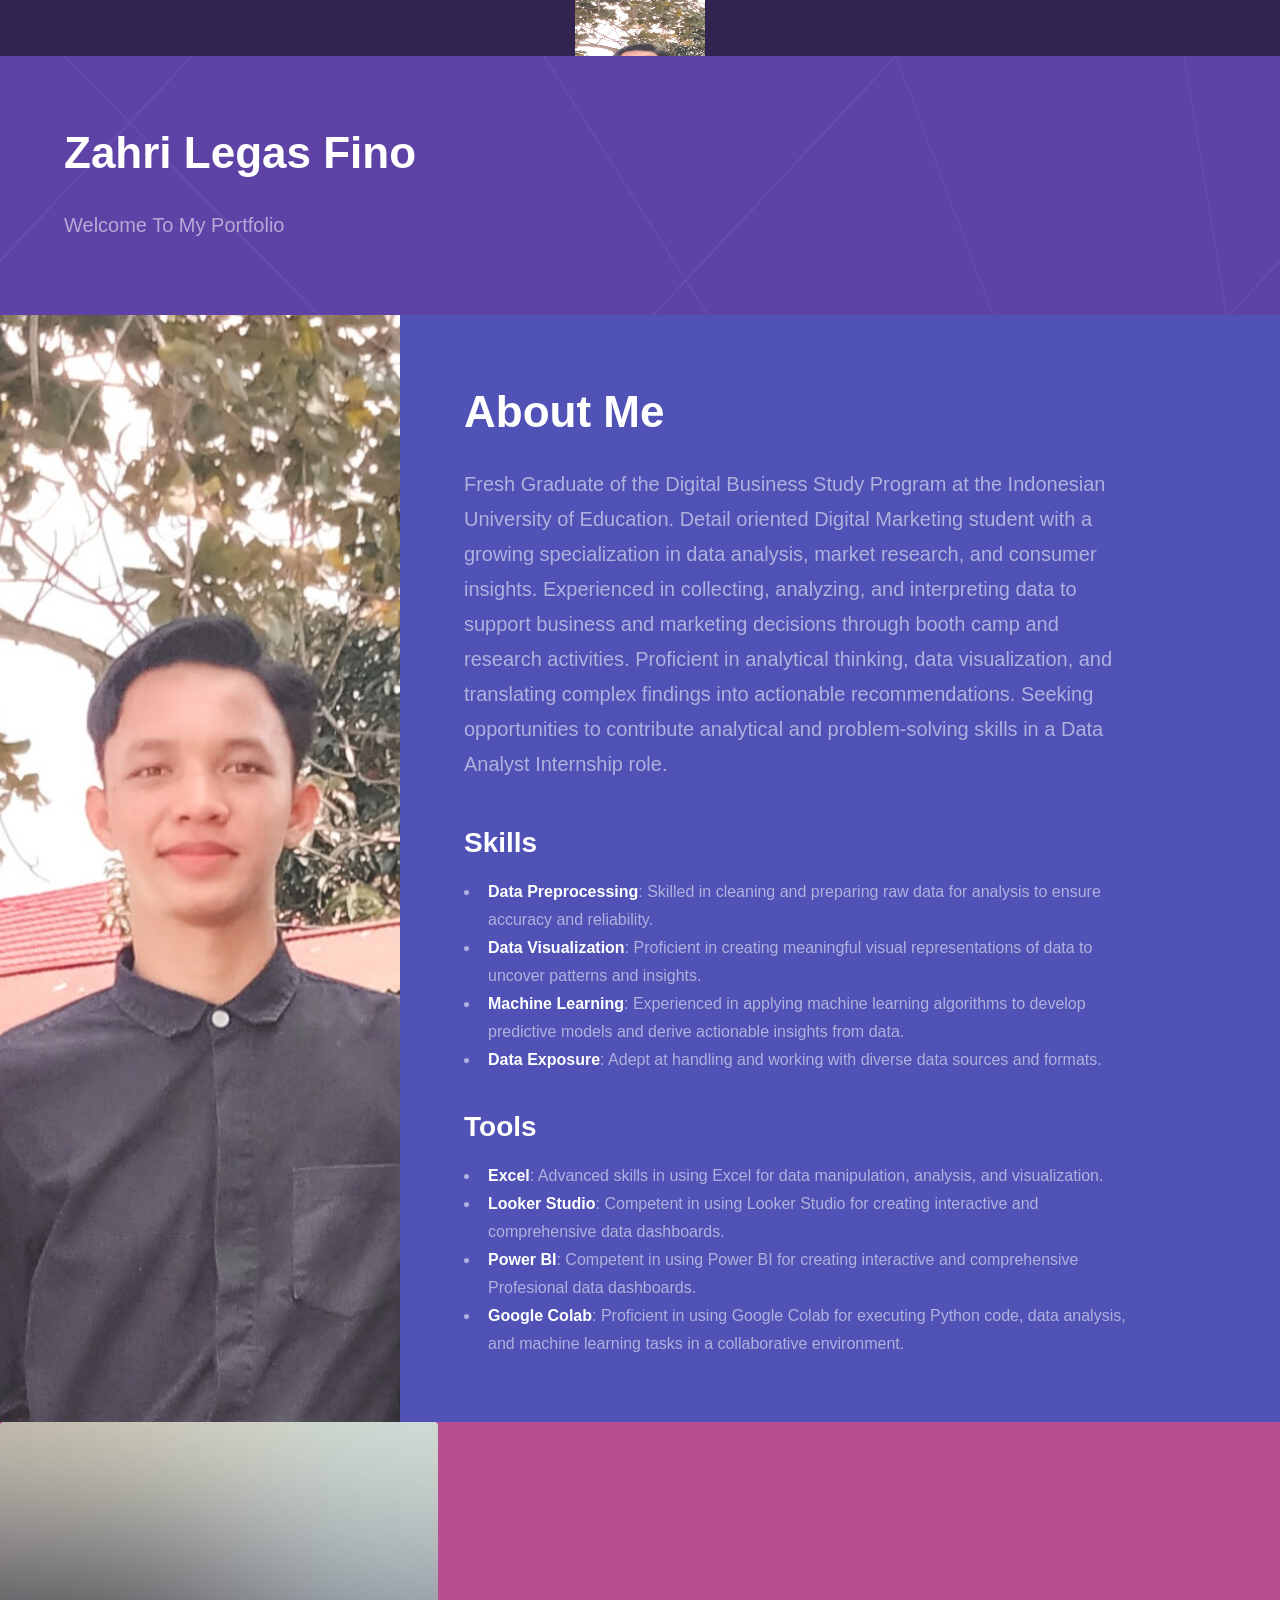
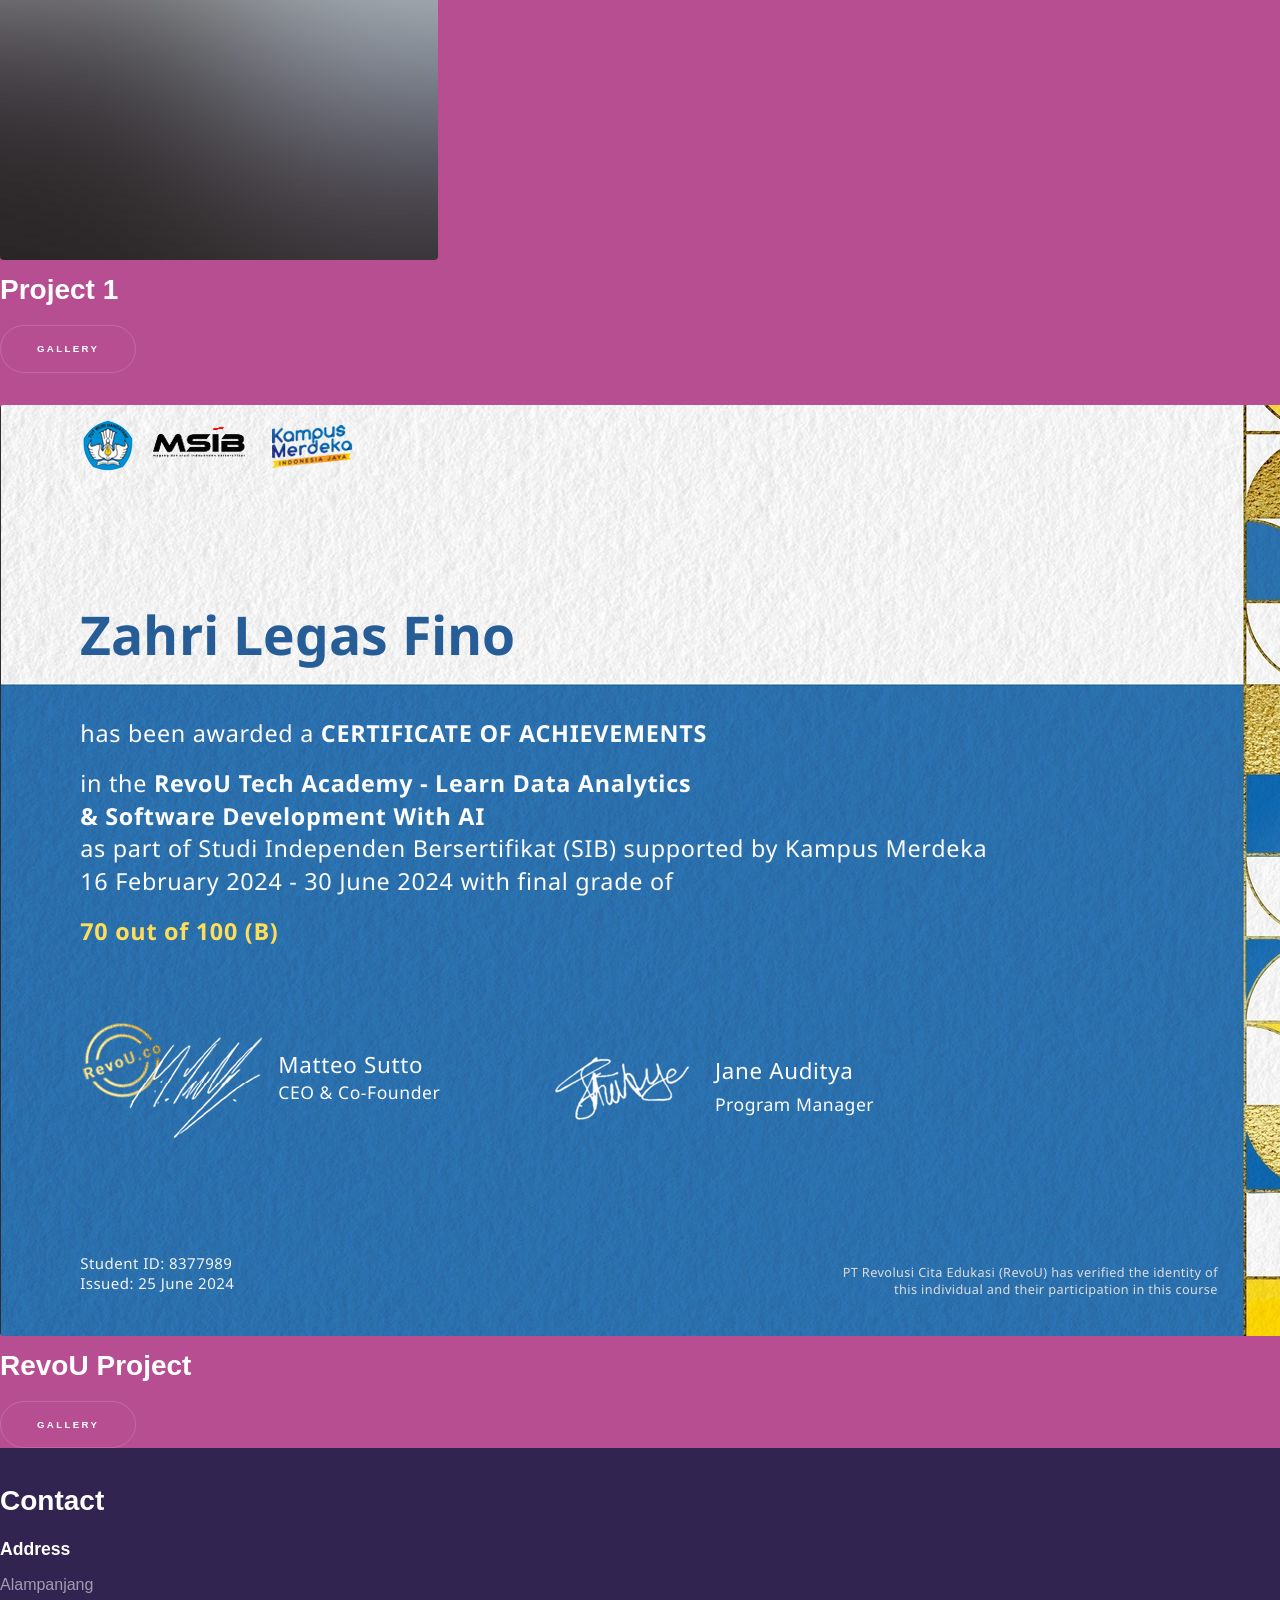
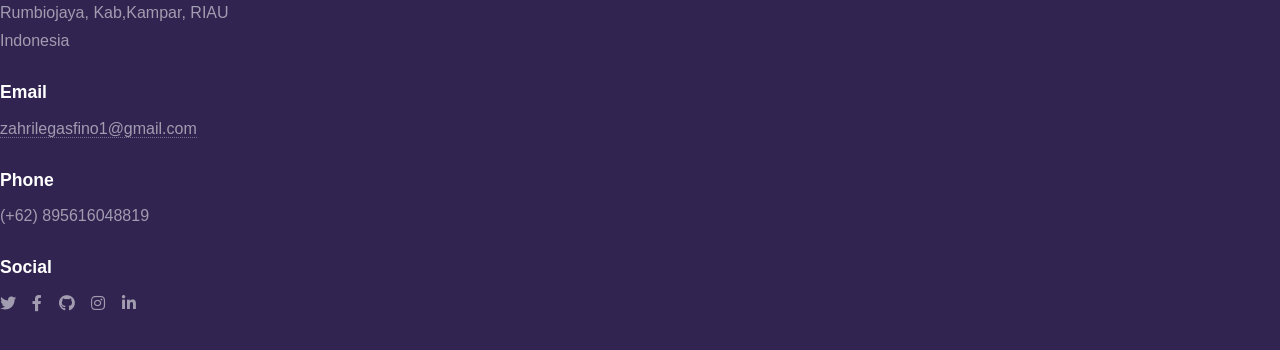
<file: index.html>
<!DOCTYPE HTML>
<!--
	Hyperspace by HTML5 UP
	html5up.net | @ajlkn
	Free for personal and commercial use under the CCA 3.0 license (html5up.net/license)
-->
<html>
	<head>
		
		<title>zahri Legas Fino portfolio</title>
		<meta charset="utf-8" />
		<meta name="viewport" content="width=device-width, initial-scale=1, user-scalable=no" />
		<link rel="stylesheet" href="assets/css/main.css" />
		<noscript><link rel="stylesheet" href="assets/css/noscript.css" /></noscript>
	</head>
	<body class="is-preload">

		<!-- Sidebar -->
			<section id="sidebar">
				<div class="inner">
					<div class="inner">
						<img src="profil.jpg" style="display: block; margin: 0 auto;" width="130" height="160" alt="Profile Picture">
					<nav>
						<ul>
							<li><a href="#intro">About</a></li>
							
							<li><a href="#two">Portfolio</a></li>
							<li><a href="#three">Contact</a></li>
						</ul>
					</nav>
				</div>
			</section>

		<!-- Wrapper -->
			<div id="wrapper">

				<!-- Intro -->
					<section id="intro" class="wrapper style1 fullscreen fade-up">
						<div class="inner">
							<h1>Zahri Legas Fino</h1>
							<p>Welcome To My Portfolio</p>
						</div>
						<section id="one" class="wrapper style2 spotlights">
						<section>
							<a href="#" class="image"><img src="profil.jpg" style="display: block;" alt="" data-position="center center" /></a>
							<div class="content">
								<div class="inner">
									 <h1>About Me</h1>
    <p> Fresh Graduate of the Digital Business Study Program at the Indonesian University of Education. Detail oriented 
Digital Marketing student with a growing specialization in data analysis, market research, and consumer insights. 
Experienced in collecting, analyzing, and interpreting data to support business and marketing decisions through 
booth camp and research activities. Proficient in analytical thinking, data visualization, and translating complex 
findings into actionable recommendations. Seeking opportunities to contribute analytical and problem-solving 
skills in a Data Analyst Internship role.
    </p>
    
    <h2>Skills</h2>
    <ul>
        <li><strong>Data Preprocessing</strong>: Skilled in cleaning and preparing raw data for analysis to ensure accuracy and reliability.</li>
        <li><strong>Data Visualization</strong>: Proficient in creating meaningful visual representations of data to uncover patterns and insights.</li>
        <li><strong>Machine Learning</strong>: Experienced in applying machine learning algorithms to develop predictive models and derive actionable insights from data.</li>
        <li><strong>Data Exposure</strong>: Adept at handling and working with diverse data sources and formats.</li>
    </ul>

    <h2>Tools</h2>
    <ul>
        <li><strong>Excel</strong>: Advanced skills in using Excel for data manipulation, analysis, and visualization.</li>
        <li><strong>Looker Studio</strong>: Competent in using Looker Studio for creating interactive and comprehensive data dashboards.</li>
       <li><strong>Power BI</strong>: Competent in using Power BI for creating interactive and comprehensive Profesional data dashboards.</li>
		<li><strong>Google Colab</strong>: Proficient in using Google Colab for executing Python code, data analysis, and machine learning tasks in a collaborative environment.</li>
    </ul>
							</div>
						</section>
					</section>
					</section>
					

				<!-- Two -->
					<section id="two" class="wrapper style3 fade-up">
						
						<section>
							<a href="#" class="image"><img src="images/pic03.jpg" alt="" data-position="top center" /></a>
							<div class="content">
								<div class="inner">
									<h2>Project 1</h2>
									
									<ul class="actions">
										<li><a href="generic.html" class="button">Gallery</a></li>
									</ul>
								</div>
							</div>
						</section>
						<section>
							<a href="#" class="image"><img src="images/sertif revou.png"  ></a>
							<div class="content">
								<div class="inner">
									<h2>RevoU Project</h2>
									
									<ul class="actions">
										<li><a href="generic2.html" class="button">Gallery</a></li>
									</ul>
								</div>
							</div>
						</section>
					</section>

				<!-- Three -->
					<section 
						<div class="inner">
							<h2>Contact</h2>
							
								<section>
									<ul class="contact">
										<li>
											<h3>Address</h3>
											<span>Alampanjang<br />
											Rumbiojaya, Kab,Kampar, RIAU<br />
											Indonesia</span>
										</li>
										<li>
											<h3>Email</h3>
											<a href="#">zahrilegasfino1@gmail.com</a>
										</li>
										<li>
											<h3>Phone</h3>
											<span>(+62) 895616048819</span>
										</li>
										<li>
											<h3>Social</h3>
											<ul class="icons">
												<li><a href="#" class="icon brands fa-twitter"><span class="label">Twitter</span></a></li>
												<li><a href="#" class="icon brands fa-facebook-f"><span class="label">Facebook</span></a></li>
												<li><a href="#" class="icon brands fa-github"><span class="label">GitHub</span></a></li>
												<li><a href="#" class="icon brands fa-instagram"><span class="label">Instagram</span></a></li>
												<li><a href="#" class="icon brands fa-linkedin-in"><span class="label">LinkedIn</span></a></li>
											</ul>
										</li>
									</ul>
								</section>
						</div>
					</section>

		

		
			

		<!-- Scripts -->
			<script src="assets/js/jquery.min.js"></script>
			<script src="assets/js/jquery.scrollex.min.js"></script>
			<script src="assets/js/jquery.scrolly.min.js"></script>
			<script src="assets/js/browser.min.js"></script>
			<script src="assets/js/breakpoints.min.js"></script>
			<script src="assets/js/util.js"></script>
			<script src="assets/js/main.js"></script>

	</body>
</html>
</file>
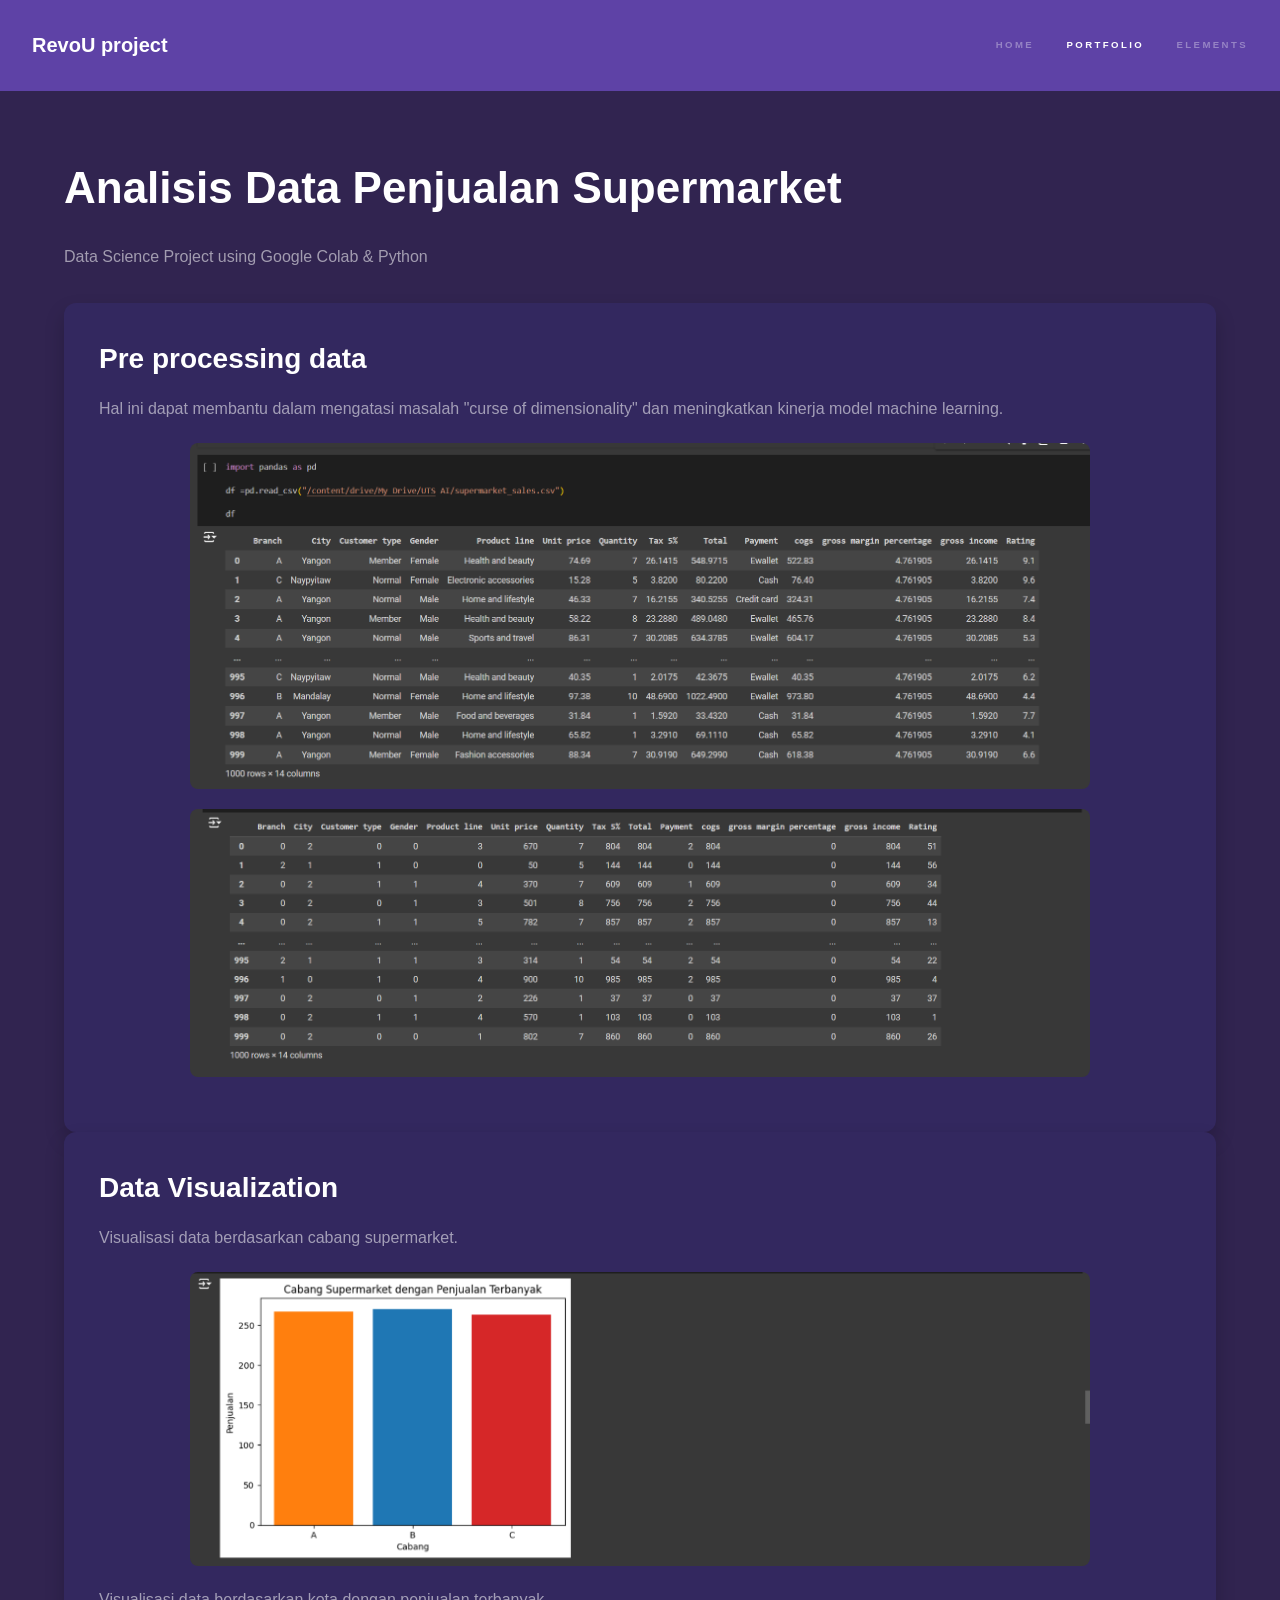
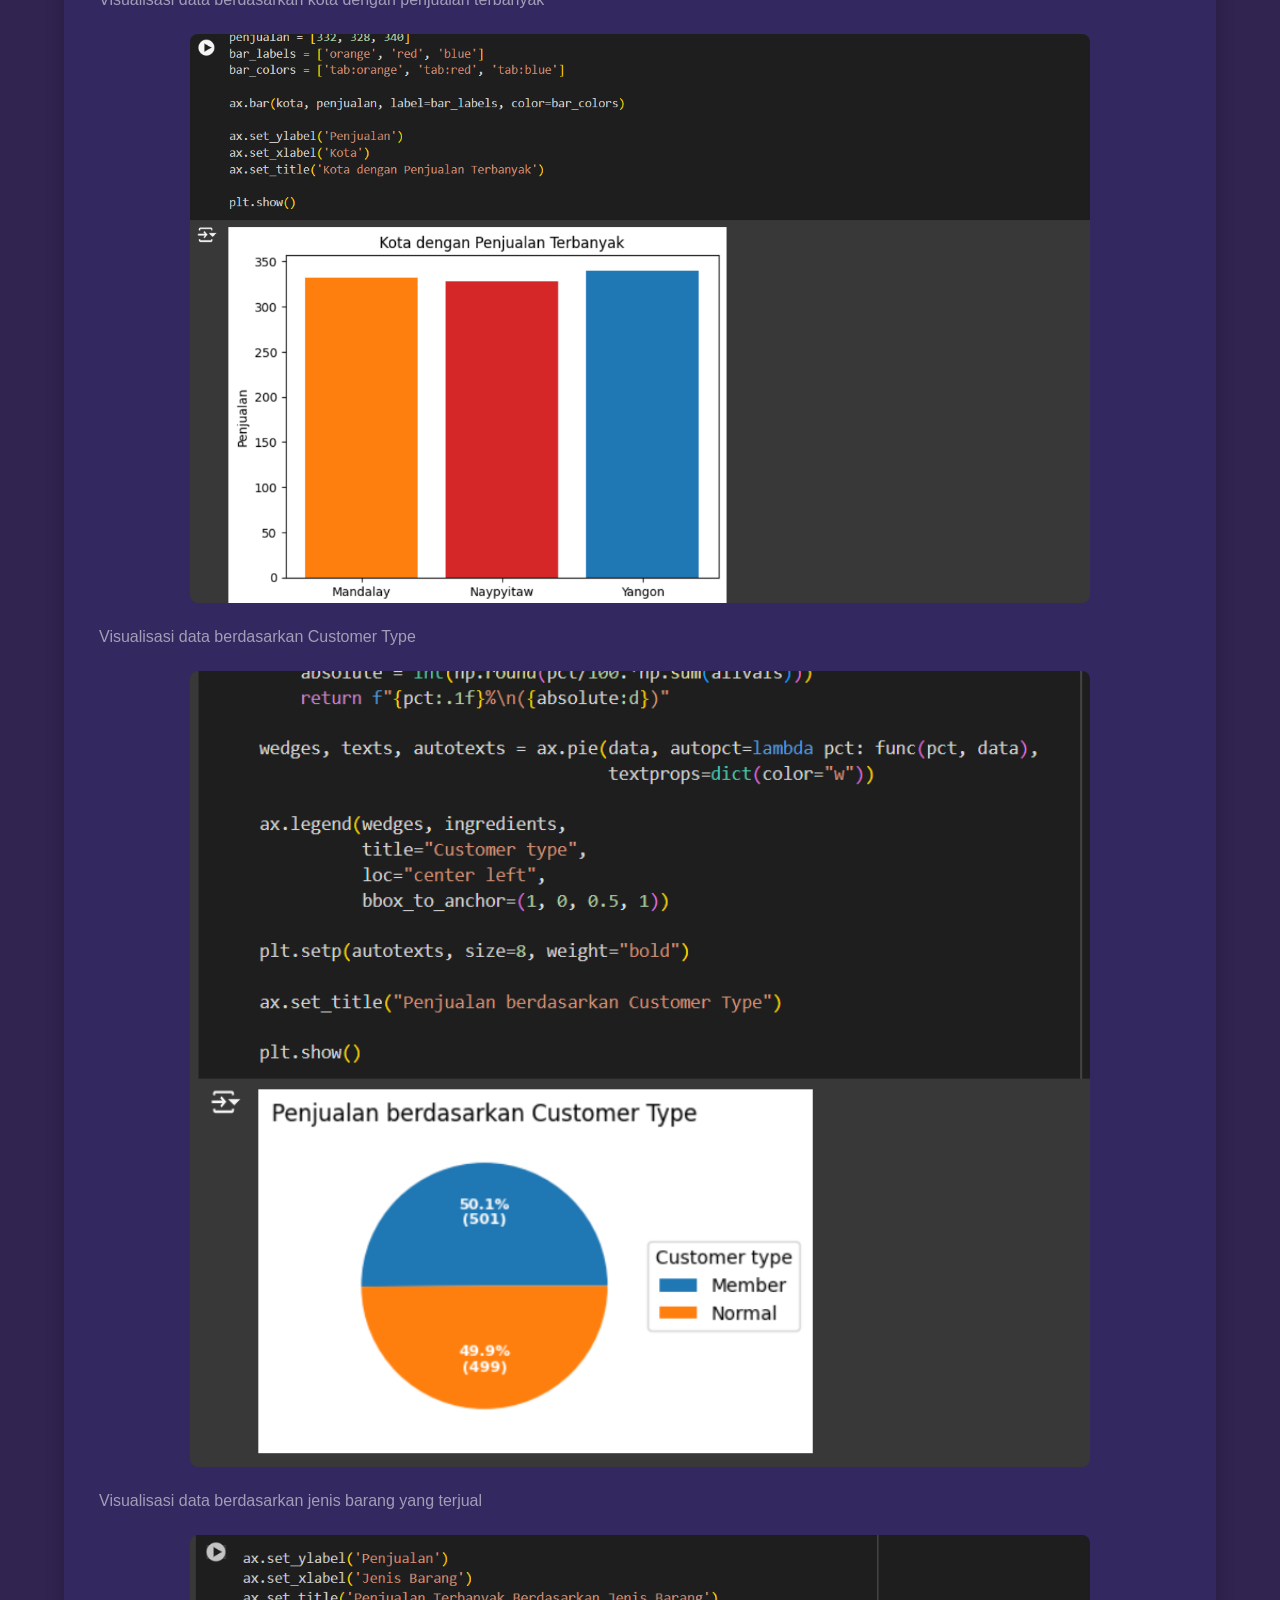
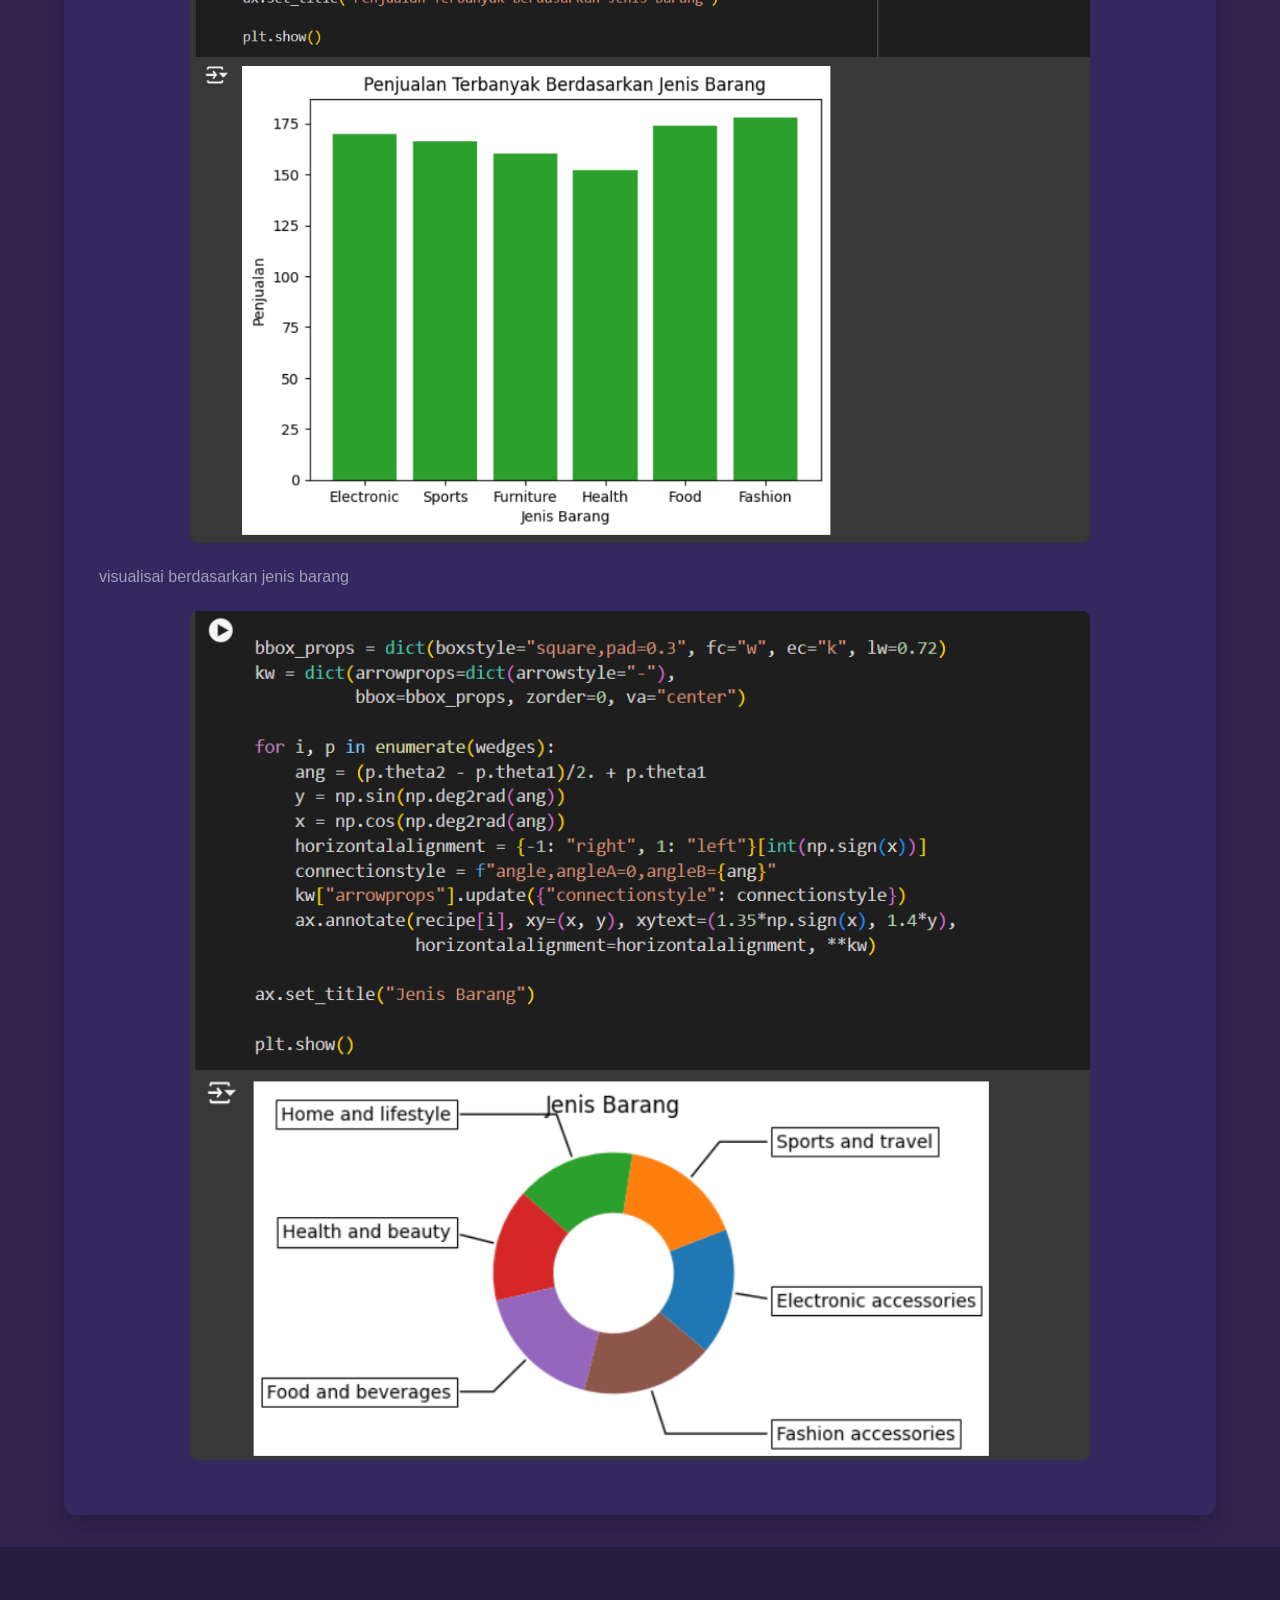
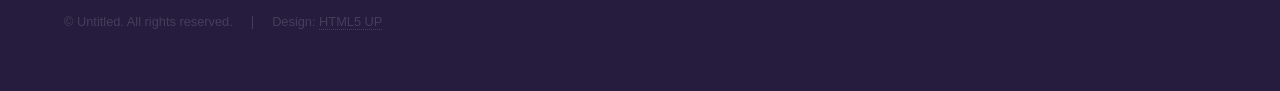
<file: generic.html>
<!DOCTYPE HTML>
<!--
	Hyperspace by HTML5 UP
	html5up.net | @ajlkn
	Free for personal and commercial use under the CCA 3.0 license (html5up.net/license)
-->
<html>
	<head><link rel="stylesheet" href="style.css" />
		<title>RevoU project</title>
		<meta charset="utf-8" />
		<meta name="viewport" content="width=device-width, initial-scale=1, user-scalable=no" />
		<link rel="stylesheet" href="assets/css/main.css" />
		<noscript><link rel="stylesheet" href="assets/css/noscript.css" /></noscript>
	</head>
	<body class="is-preload">

		<!-- Header -->
			<header id="header">
				<a href="index.html" class="title">RevoU project</a>
				<nav>
					<ul>
						<li><a href="index.html">Home</a></li>
						<li><a href="generic.html" class="active">portfolio</a></li>
						<li><a href="elements.html">Elements</a></li>
					</ul>
				</nav>
			</header>

		<!-- Wrapper -->
			<div id="wrapper">

				<!-- Main -->
					<section id="main" class="wrapper">
						<div class="inner">
							<h1>
								Analisis Data Penjualan Supermarket
							</h1>
								<p class="major">
									Data Science Project using Google Colab & Python
								</p>
							   <div class="gallery">
									<div class="project">
										<h2>Pre processing data</h2>
										<p>Hal ini dapat membantu dalam mengatasi masalah "curse of dimensionality" dan meningkatkan kinerja model machine learning. </p>
										<img src="data prep1.1.png" alt="Project 1" class="project-image">
										<img src="data prep1.2.png" alt="Project 2"class="project-image">
									</div>
									<div class="project">
										<h2>Data Visualization</h2>
										<p>Visualisasi data berdasarkan cabang supermarket.</p>
										<img src="data visual1.1.png" alt="Project 3"class="project-image">
										<p>Visualisasi data berdasarkan kota dengan penjualan terbanyak</p>
										<img src="data visual1.2.png" alt="Project 4"class="project-image">
										<p>Visualisasi data berdasarkan Customer Type</Canvas></p>
										<img src="data visual1.3.png" alt="Project 4"class="project-image">
										<p>Visualisasi data berdasarkan jenis barang yang terjual</p>
										<img src="data visual1.4.png" alt="Project 4"class="project-image">
										<p>visualisai berdasarkan jenis barang</p>
										<img src="data visual1.5.png" alt="Project 5"class="project-image">
										
									</div>
								</div> 
						</div>		
					</section>

			</div>

		<!-- Footer -->
			<footer id="footer" class="wrapper alt">
				<div class="inner">
					<ul class="menu">
						<li>&copy; Untitled. All rights reserved.</li><li>Design: <a href="http://html5up.net">HTML5 UP</a></li>
					</ul>
				</div>
			</footer>

		<!-- Scripts -->
			<script src="assets/js/jquery.min.js"></script>
			<script src="assets/js/jquery.scrollex.min.js"></script>
			<script src="assets/js/jquery.scrolly.min.js"></script>
			<script src="assets/js/browser.min.js"></script>
			<script src="assets/js/breakpoints.min.js"></script>
			<script src="assets/js/util.js"></script>
			<script src="assets/js/main.js"></script>

	</body>
</html>
</file>
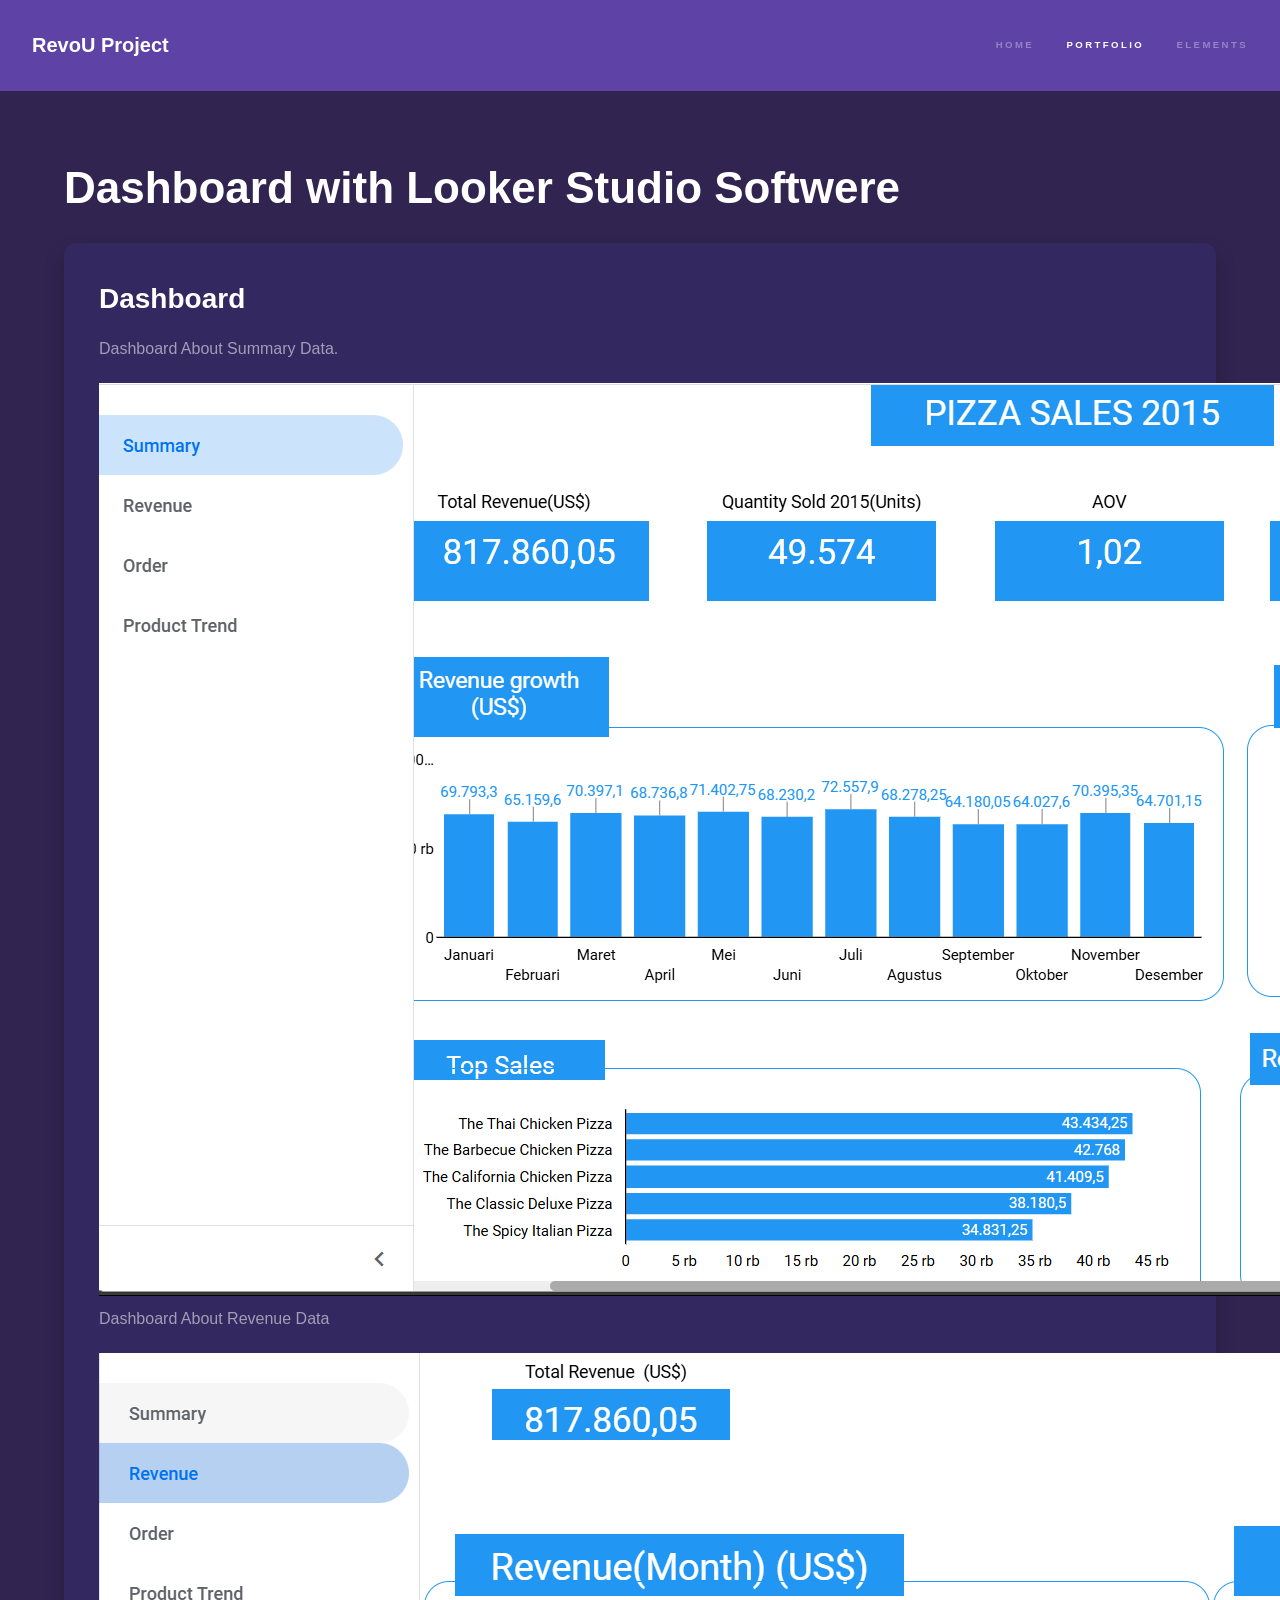
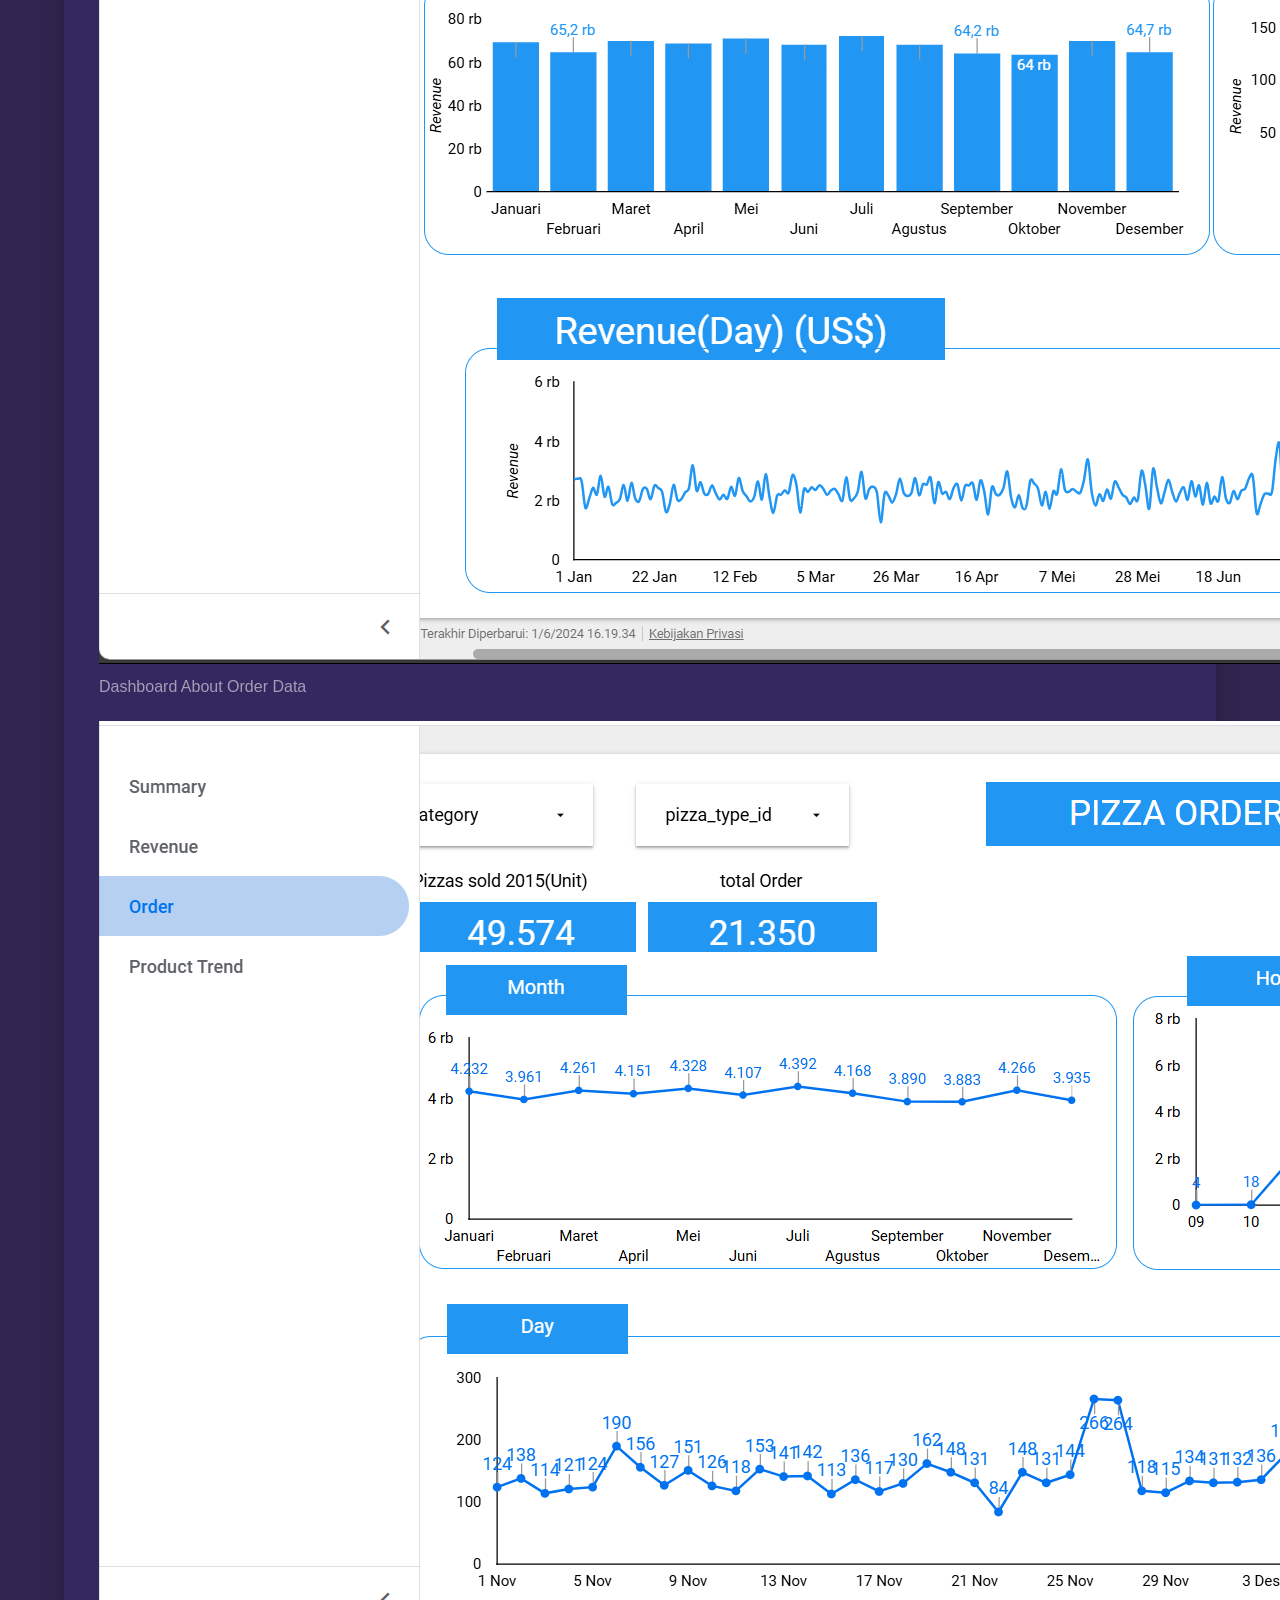
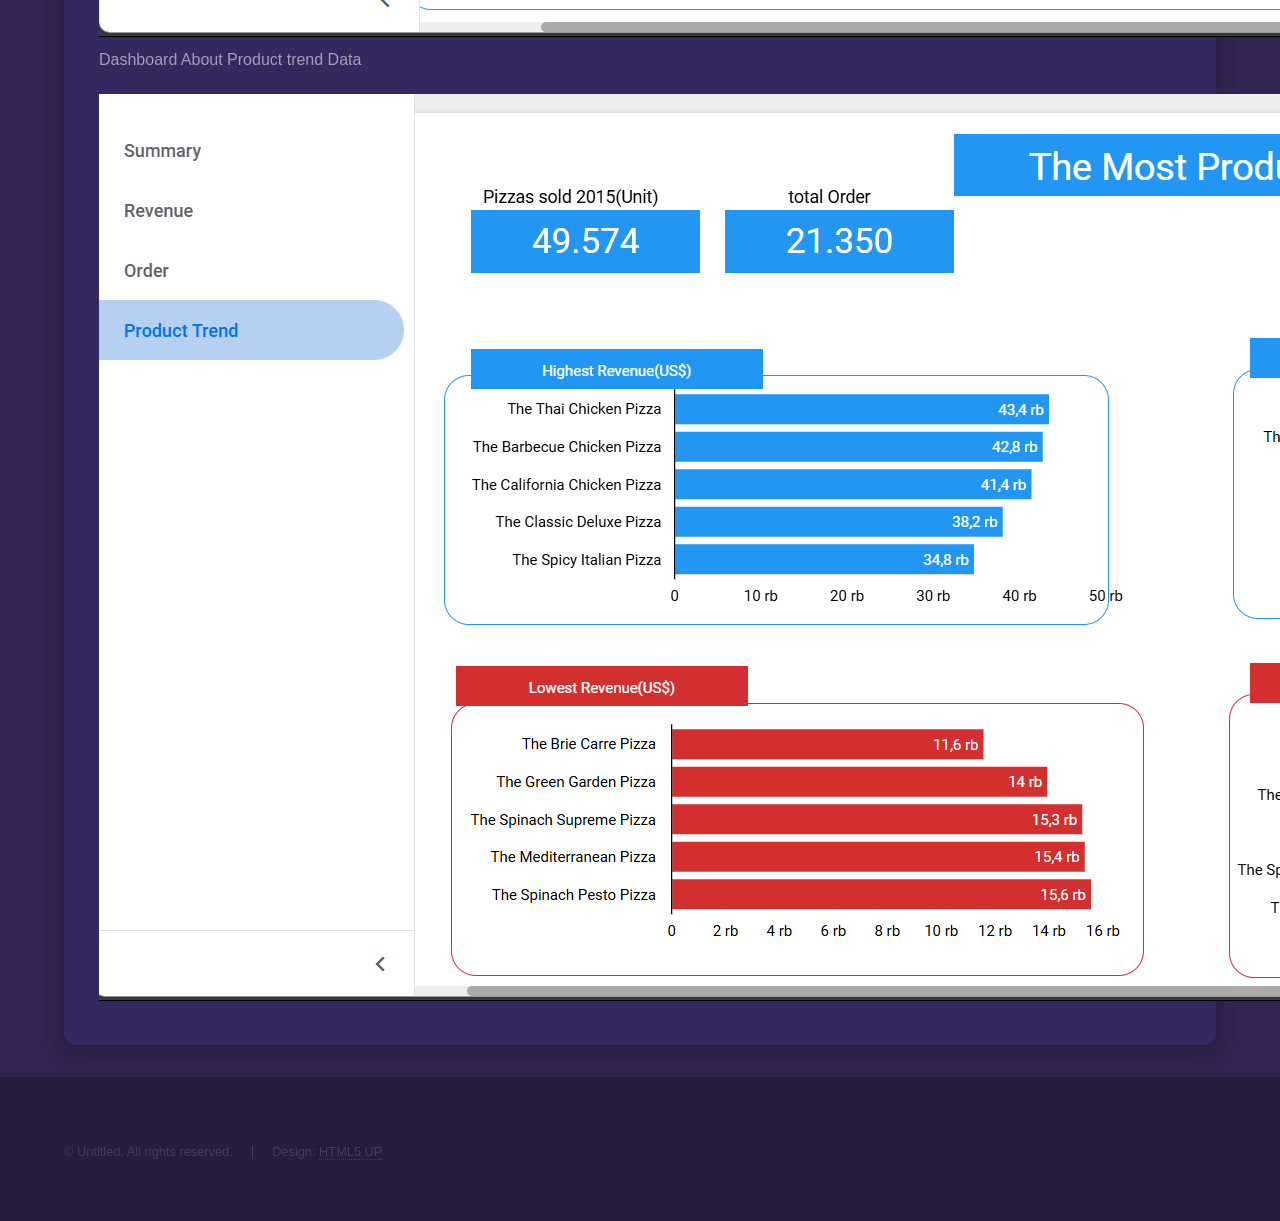
<file: generic2.html>
<!DOCTYPE HTML>
<!--
	Hyperspace by HTML5 UP
	html5up.net | @ajlkn
	Free for personal and commercial use under the CCA 3.0 license (html5up.net/license)
-->
<html>
	<head>
		<title>RevoU Project</title>
		<meta charset="utf-8" />
		<meta name="viewport" content="width=device-width, initial-scale=1, user-scalable=no" />
		<link rel="stylesheet" href="assets/css/main.css" />
		<noscript><link rel="stylesheet" href="assets/css/noscript.css" /></noscript>
	</head>
	<body class="is-preload">

		<!-- Header -->
			<header id="header">
				<a href="index.html" class="title">RevoU Project</a>
				<nav>
					<ul>
						<li><a href="index.html">Home</a></li>
						<li><a href="generic.html" class="active">portfolio</a></li>
						<li><a href="elements.html">Elements</a></li>
					</ul>
				</nav>
			</header>

		<!-- Wrapper -->
			<div id="wrapper">

				<!-- Main -->
					<section id="main" class="wrapper">
						<div class="inner">
							<h1>Dashboard with Looker Studio Softwere</h1></center>
							   <div class="gallery">
									
									<div class="project">
										<h2>Dashboard</h2>
										<p>Dashboard About Summary Data.</p>
										<img src="lookerstudio1.png" alt="Project 3">
										<p>Dashboard About Revenue Data</p>
										<img src="lookerstudio2.png" alt="Project 4">
										<p>Dashboard About Order Data</Canvas></p>
										<img src="lookerstudio3.png" alt="Project 4">
										<p>Dashboard About Product trend Data</p>
										<img src="lookerstudio4.png" alt="Project 4">
										
										
									</div>
								</div> 
						</div>		
					</section>

			</div>

		<!-- Footer -->
			<footer id="footer" class="wrapper alt">
				<div class="inner">
					<ul class="menu">
						<li>&copy; Untitled. All rights reserved.</li><li>Design: <a href="http://html5up.net">HTML5 UP</a></li>
					</ul>
				</div>
			</footer>

		<!-- Scripts -->
			<script src="assets/js/jquery.min.js"></script>
			<script src="assets/js/jquery.scrollex.min.js"></script>
			<script src="assets/js/jquery.scrolly.min.js"></script>
			<script src="assets/js/browser.min.js"></script>
			<script src="assets/js/breakpoints.min.js"></script>
			<script src="assets/js/util.js"></script>
			<script src="assets/js/main.js"></script>

	</body>
</html>
</file>
<file: assets/css/noscript.css>
/*
	Hyperspace by HTML5 UP
	html5up.net | @ajlkn
	Free for personal and commercial use under the CCA 3.0 license (html5up.net/license)
*/

/* Spotlights */

	.spotlights > section > .image:before {
		opacity: 0 !important;
	}

	.spotlights > section > .content > .inner {
		-moz-transform: none !important;
		-webkit-transform: none !important;
		-ms-transform: none !important;
		transform: none !important;
		opacity: 1 !important;
	}

/* Wrapper */

	.wrapper > .inner {
		opacity: 1 !important;
		-moz-transform: none !important;
		-webkit-transform: none !important;
		-ms-transform: none !important;
		transform: none !important;
	}

/* Sidebar */

	#sidebar > .inner {
		opacity: 1 !important;
	}

	#sidebar nav > ul > li {
		-moz-transform: none !important;
		-webkit-transform: none !important;
		-ms-transform: none !important;
		transform: none !important;
		opacity: 1 !important;
	}
</file>
<file: style.css>
<style>

.gallery{
    display:flex;
    flex-direction:column;
    gap:50px;
}

.project{

    background:#33285f;
    padding:35px;
    border-radius:12px;
    box-shadow:0 10px 20px rgba(0,0,0,.2);

}

.project h2{

    margin-bottom:15px;

}

.project p{

    margin-bottom:20px;

}

.project-image{

    width:100%;
    max-width:900px;
    display:block;
    margin:20px auto;
    border-radius:8px;
    height:auto;

}

</style>
</file>
<file: assets/css/main.css>
@import url(fontawesome-all.min.css);

/*
	Hyperspace by HTML5 UP
	html5up.net | @ajlkn
	Free for personal and commercial use under the CCA 3.0 license (html5up.net/license)
*/

html, body, div, span, applet, object,
iframe, h1, h2, h3, h4, h5, h6, p, blockquote,
pre, a, abbr, acronym, address, big, cite,
code, del, dfn, em, img, ins, kbd, q, s, samp,
small, strike, strong, sub, sup, tt, var, b,
u, i, center, dl, dt, dd, ol, ul, li, fieldset,
form, label, legend, table, caption, tbody,
tfoot, thead, tr, th, td, article, aside,
canvas, details, embed, figure, figcaption,
footer, header, hgroup, menu, nav, output, ruby,
section, summary, time, mark, audio, video {
	margin: 0;
	padding: 0;
	border: 0;
	font-size: 100%;
	font: inherit;
	vertical-align: baseline;}

article, aside, details, figcaption, figure,
footer, header, hgroup, menu, nav, section {
	display: block;}

body {
	line-height: 1;
}

ol, ul {
	list-style: none;
}

blockquote, q {
	quotes: none;
}

	blockquote:before, blockquote:after, q:before, q:after {
		content: '';
		content: none;
	}

table {
	border-collapse: collapse;
	border-spacing: 0;
}

body {
	-webkit-text-size-adjust: none;
}

mark {
	background-color: transparent;
	color: inherit;
}

input::-moz-focus-inner {
	border: 0;
	padding: 0;
}

input, select, textarea {
	-moz-appearance: none;
	-webkit-appearance: none;
	-ms-appearance: none;
	appearance: none;
}

/* Basic */

	@-ms-viewport {
		width: device-width;
	}

	body {
		-ms-overflow-style: scrollbar;
	}

	@media screen and (max-width: 480px) {

		html, body {
			min-width: 320px;
		}

	}

	html {
		box-sizing: border-box;
	}

	*, *:before, *:after {
		box-sizing: inherit;
	}

	body {
		background: #312450;
	}

		body.is-preload *, body.is-preload *:before, body.is-preload *:after {
			-moz-animation: none !important;
			-webkit-animation: none !important;
			-ms-animation: none !important;
			animation: none !important;
			-moz-transition: none !important;
			-webkit-transition: none !important;
			-ms-transition: none !important;
			transition: none !important;
		}

/* Type */

	body, input, select, textarea {
		color: rgba(255, 255, 255, 0.55);
		font-family: Arial, Helvetica, sans-serif;
		font-size: 16.5pt;
		font-weight: normal;
		line-height: 1.75;
	}

		@media screen and (max-width: 1680px) {

			body, input, select, textarea {
				font-size: 13pt;
			}

		}

		@media screen and (max-width: 1280px) {

			body, input, select, textarea {
				font-size: 12pt;
			}

		}

		@media screen and (max-width: 360px) {

			body, input, select, textarea {
				font-size: 11pt;
			}

		}

	a {
		-moz-transition: color 0.2s ease, border-bottom-color 0.2s ease;
		-webkit-transition: color 0.2s ease, border-bottom-color 0.2s ease;
		-ms-transition: color 0.2s ease, border-bottom-color 0.2s ease;
		transition: color 0.2s ease, border-bottom-color 0.2s ease;
		border-bottom: dotted 1px rgba(255, 255, 255, 0.35);
		color: inherit;
		text-decoration: none;
	}

		a:hover {
			border-bottom-color: transparent;
			color: #ffffff;
		}

	strong, b {
		color: #ffffff;
		font-weight: bold;
	}

	em, i {
		font-style: italic;
	}

	p {
		margin: 0 0 2em 0;
	}

	h1, h2, h3, h4, h5, h6 {
		color: #ffffff;
		font-weight: bold;
		line-height: 1.5;
		margin: 0 0 0.5em 0;
	}

		h1 a, h2 a, h3 a, h4 a, h5 a, h6 a {
			color: inherit;
			text-decoration: none;
		}

	h1 {
		font-size: 2.75em;
	}

		h1.major {
			margin: 0 0 1.3em 0;
			position: relative;
			padding-bottom: 0.35em;
		}

			h1.major:after {
				background-image: -moz-linear-gradient(to right, #5e42a6, #b74e91);
				background-image: -webkit-linear-gradient(to right, #5e42a6, #b74e91);
				background-image: -ms-linear-gradient(to right, #5e42a6, #b74e91);
				background-image: linear-gradient(to right, #5e42a6, #b74e91);
				-moz-transition: max-width 0.2s ease;
				-webkit-transition: max-width 0.2s ease;
				-ms-transition: max-width 0.2s ease;
				transition: max-width 0.2s ease;
				border-radius: 0.2em;
				bottom: 0;
				content: '';
				height: 0.05em;
				position: absolute;
				right: 0;
				width: 100%;
			}

	h2 {
		font-size: 1.75em;
	}

	h3 {
		font-size: 1.1em;
	}

	h4 {
		font-size: 1em;
	}

	h5 {
		font-size: 0.8em;
	}

	h6 {
		font-size: 0.6em;
	}

	@media screen and (max-width: 736px) {

		h1 {
			font-size: 2em;
		}

		h2 {
			font-size: 1.25em;
		}

		h3 {
			font-size: 1em;
		}

		h4 {
			font-size: 0.8em;
		}

		h5 {
			font-size: 0.6em;
		}

		h6 {
			font-size: 0.6em;
		}

	}

	sub {
		font-size: 0.8em;
		position: relative;
		top: 0.5em;
	}

	sup {
		font-size: 0.8em;
		position: relative;
		top: -0.5em;
	}

	blockquote {
		border-left: solid 4px rgba(255, 255, 255, 0.15);
		font-style: italic;
		margin: 0 0 2em 0;
		padding: 0.5em 0 0.5em 2em;
	}

	code {
		background: rgba(255, 255, 255, 0.05);
		border-radius: 0.25em;
		border: solid 1px rgba(255, 255, 255, 0.15);
		font-family: "Courier New", monospace;
		font-size: 0.9em;
		margin: 0 0.25em;
		padding: 0.25em 0.65em;
	}

	pre {
		-webkit-overflow-scrolling: touch;
		font-family: "Courier New", monospace;
		font-size: 0.9em;
		margin: 0 0 2em 0;
	}

		pre code {
			display: block;
			line-height: 1.75em;
			padding: 1em 1.5em;
			overflow-x: auto;
		}

	hr {
		border: 0;
		border-bottom: solid 1px rgba(255, 255, 255, 0.15);
		margin: 2em 0;
	}

		hr.major {
			margin: 3em 0;
		}

	.align-left {
		text-align: left;
	}

	.align-center {
		text-align: center;
	}

	.align-right {
		text-align: right;
	}

/* Row */

	.row {
		display: flex;
		flex-wrap: wrap;
		box-sizing: border-box;
		align-items: stretch;
	}

		.row > * {
			box-sizing: border-box;
		}

		.row.gtr-uniform > * > :last-child {
			margin-bottom: 0;
		}

		.row.aln-left {
			justify-content: flex-start;
		}

		.row.aln-center {
			justify-content: center;
		}

		.row.aln-right {
			justify-content: flex-end;
		}

		.row.aln-top {
			align-items: flex-start;
		}

		.row.aln-middle {
			align-items: center;
		}

		.row.aln-bottom {
			align-items: flex-end;
		}

		.row > .imp {
			order: -1;
		}

		.row > .col-1 {
			width: 8.33333%;
		}

		.row > .off-1 {
			margin-left: 8.33333%;
		}

		.row > .col-2 {
			width: 16.66667%;
		}

		.row > .off-2 {
			margin-left: 16.66667%;
		}

		.row > .col-3 {
			width: 25%;
		}

		.row > .off-3 {
			margin-left: 25%;
		}

		.row > .col-4 {
			width: 33.33333%;
		}

		.row > .off-4 {
			margin-left: 33.33333%;
		}

		.row > .col-5 {
			width: 41.66667%;
		}

		.row > .off-5 {
			margin-left: 41.66667%;
		}

		.row > .col-6 {
			width: 50%;
		}

		.row > .off-6 {
			margin-left: 50%;
		}

		.row > .col-7 {
			width: 58.33333%;
		}

		.row > .off-7 {
			margin-left: 58.33333%;
		}

		.row > .col-8 {
			width: 66.66667%;
		}

		.row > .off-8 {
			margin-left: 66.66667%;
		}

		.row > .col-9 {
			width: 75%;
		}

		.row > .off-9 {
			margin-left: 75%;
		}

		.row > .col-10 {
			width: 83.33333%;
		}

		.row > .off-10 {
			margin-left: 83.33333%;
		}

		.row > .col-11 {
			width: 91.66667%;
		}

		.row > .off-11 {
			margin-left: 91.66667%;
		}

		.row > .col-12 {
			width: 100%;
		}

		.row > .off-12 {
			margin-left: 100%;
		}

		.row.gtr-0 {
			margin-top: 0;
			margin-left: 0em;
		}

			.row.gtr-0 > * {
				padding: 0 0 0 0em;
			}

			.row.gtr-0.gtr-uniform {
				margin-top: 0em;
			}

				.row.gtr-0.gtr-uniform > * {
					padding-top: 0em;
				}

		.row.gtr-25 {
			margin-top: 0;
			margin-left: -0.375em;
		}

			.row.gtr-25 > * {
				padding: 0 0 0 0.375em;
			}

			.row.gtr-25.gtr-uniform {
				margin-top: -0.375em;
			}

				.row.gtr-25.gtr-uniform > * {
					padding-top: 0.375em;
				}

		.row.gtr-50 {
			margin-top: 0;
			margin-left: -0.75em;
		}

			.row.gtr-50 > * {
				padding: 0 0 0 0.75em;
			}

			.row.gtr-50.gtr-uniform {
				margin-top: -0.75em;
			}

				.row.gtr-50.gtr-uniform > * {
					padding-top: 0.75em;
				}

		.row {
			margin-top: 0;
			margin-left: -1.5em;
		}

			.row > * {
				padding: 0 0 0 1.5em;
			}

			.row.gtr-uniform {
				margin-top: -1.5em;
			}

				.row.gtr-uniform > * {
					padding-top: 1.5em;
				}

		.row.gtr-150 {
			margin-top: 0;
			margin-left: -2.25em;
		}

			.row.gtr-150 > * {
				padding: 0 0 0 2.25em;
			}

			.row.gtr-150.gtr-uniform {
				margin-top: -2.25em;
			}

				.row.gtr-150.gtr-uniform > * {
					padding-top: 2.25em;
				}

		.row.gtr-200 {
			margin-top: 0;
			margin-left: -3em;
		}

			.row.gtr-200 > * {
				padding: 0 0 0 3em;
			}

			.row.gtr-200.gtr-uniform {
				margin-top: -3em;
			}

				.row.gtr-200.gtr-uniform > * {
					padding-top: 3em;
				}

		@media screen and (max-width: 1680px) {

			.row {
				display: flex;
				flex-wrap: wrap;
				box-sizing: border-box;
				align-items: stretch;
			}

				.row > * {
					box-sizing: border-box;
				}

				.row.gtr-uniform > * > :last-child {
					margin-bottom: 0;
				}

				.row.aln-left {
					justify-content: flex-start;
				}

				.row.aln-center {
					justify-content: center;
				}

				.row.aln-right {
					justify-content: flex-end;
				}

				.row.aln-top {
					align-items: flex-start;
				}

				.row.aln-middle {
					align-items: center;
				}

				.row.aln-bottom {
					align-items: flex-end;
				}

				.row > .imp-xlarge {
					order: -1;
				}

				.row > .col-1-xlarge {
					width: 8.33333%;
				}

				.row > .off-1-xlarge {
					margin-left: 8.33333%;
				}

				.row > .col-2-xlarge {
					width: 16.66667%;
				}

				.row > .off-2-xlarge {
					margin-left: 16.66667%;
				}

				.row > .col-3-xlarge {
					width: 25%;
				}

				.row > .off-3-xlarge {
					margin-left: 25%;
				}

				.row > .col-4-xlarge {
					width: 33.33333%;
				}

				.row > .off-4-xlarge {
					margin-left: 33.33333%;
				}

				.row > .col-5-xlarge {
					width: 41.66667%;
				}

				.row > .off-5-xlarge {
					margin-left: 41.66667%;
				}

				.row > .col-6-xlarge {
					width: 50%;
				}

				.row > .off-6-xlarge {
					margin-left: 50%;
				}

				.row > .col-7-xlarge {
					width: 58.33333%;
				}

				.row > .off-7-xlarge {
					margin-left: 58.33333%;
				}

				.row > .col-8-xlarge {
					width: 66.66667%;
				}

				.row > .off-8-xlarge {
					margin-left: 66.66667%;
				}

				.row > .col-9-xlarge {
					width: 75%;
				}

				.row > .off-9-xlarge {
					margin-left: 75%;
				}

				.row > .col-10-xlarge {
					width: 83.33333%;
				}

				.row > .off-10-xlarge {
					margin-left: 83.33333%;
				}

				.row > .col-11-xlarge {
					width: 91.66667%;
				}

				.row > .off-11-xlarge {
					margin-left: 91.66667%;
				}

				.row > .col-12-xlarge {
					width: 100%;
				}

				.row > .off-12-xlarge {
					margin-left: 100%;
				}

				.row.gtr-0 {
					margin-top: 0;
					margin-left: 0em;
				}

					.row.gtr-0 > * {
						padding: 0 0 0 0em;
					}

					.row.gtr-0.gtr-uniform {
						margin-top: 0em;
					}

						.row.gtr-0.gtr-uniform > * {
							padding-top: 0em;
						}

				.row.gtr-25 {
					margin-top: 0;
					margin-left: -0.375em;
				}

					.row.gtr-25 > * {
						padding: 0 0 0 0.375em;
					}

					.row.gtr-25.gtr-uniform {
						margin-top: -0.375em;
					}

						.row.gtr-25.gtr-uniform > * {
							padding-top: 0.375em;
						}

				.row.gtr-50 {
					margin-top: 0;
					margin-left: -0.75em;
				}

					.row.gtr-50 > * {
						padding: 0 0 0 0.75em;
					}

					.row.gtr-50.gtr-uniform {
						margin-top: -0.75em;
					}

						.row.gtr-50.gtr-uniform > * {
							padding-top: 0.75em;
						}

				.row {
					margin-top: 0;
					margin-left: -1.5em;
				}

					.row > * {
						padding: 0 0 0 1.5em;
					}

					.row.gtr-uniform {
						margin-top: -1.5em;
					}

						.row.gtr-uniform > * {
							padding-top: 1.5em;
						}

				.row.gtr-150 {
					margin-top: 0;
					margin-left: -2.25em;
				}

					.row.gtr-150 > * {
						padding: 0 0 0 2.25em;
					}

					.row.gtr-150.gtr-uniform {
						margin-top: -2.25em;
					}

						.row.gtr-150.gtr-uniform > * {
							padding-top: 2.25em;
						}

				.row.gtr-200 {
					margin-top: 0;
					margin-left: -3em;
				}

					.row.gtr-200 > * {
						padding: 0 0 0 3em;
					}

					.row.gtr-200.gtr-uniform {
						margin-top: -3em;
					}

						.row.gtr-200.gtr-uniform > * {
							padding-top: 3em;
						}

		}

		@media screen and (max-width: 1280px) {

			.row {
				display: flex;
				flex-wrap: wrap;
				box-sizing: border-box;
				align-items: stretch;
			}

				.row > * {
					box-sizing: border-box;
				}

				.row.gtr-uniform > * > :last-child {
					margin-bottom: 0;
				}

				.row.aln-left {
					justify-content: flex-start;
				}

				.row.aln-center {
					justify-content: center;
				}

				.row.aln-right {
					justify-content: flex-end;
				}

				.row.aln-top {
					align-items: flex-start;
				}

				.row.aln-middle {
					align-items: center;
				}

				.row.aln-bottom {
					align-items: flex-end;
				}

				.row > .imp-large {
					order: -1;
				}

				.row > .col-1-large {
					width: 8.33333%;
				}

				.row > .off-1-large {
					margin-left: 8.33333%;
				}

				.row > .col-2-large {
					width: 16.66667%;
				}

				.row > .off-2-large {
					margin-left: 16.66667%;
				}

				.row > .col-3-large {
					width: 25%;
				}

				.row > .off-3-large {
					margin-left: 25%;
				}

				.row > .col-4-large {
					width: 33.33333%;
				}

				.row > .off-4-large {
					margin-left: 33.33333%;
				}

				.row > .col-5-large {
					width: 41.66667%;
				}

				.row > .off-5-large {
					margin-left: 41.66667%;
				}

				.row > .col-6-large {
					width: 50%;
				}

				.row > .off-6-large {
					margin-left: 50%;
				}

				.row > .col-7-large {
					width: 58.33333%;
				}

				.row > .off-7-large {
					margin-left: 58.33333%;
				}

				.row > .col-8-large {
					width: 66.66667%;
				}

				.row > .off-8-large {
					margin-left: 66.66667%;
				}

				.row > .col-9-large {
					width: 75%;
				}

				.row > .off-9-large {
					margin-left: 75%;
				}

				.row > .col-10-large {
					width: 83.33333%;
				}

				.row > .off-10-large {
					margin-left: 83.33333%;
				}

				.row > .col-11-large {
					width: 91.66667%;
				}

				.row > .off-11-large {
					margin-left: 91.66667%;
				}

				.row > .col-12-large {
					width: 100%;
				}

				.row > .off-12-large {
					margin-left: 100%;
				}

				.row.gtr-0 {
					margin-top: 0;
					margin-left: 0em;
				}

					.row.gtr-0 > * {
						padding: 0 0 0 0em;
					}

					.row.gtr-0.gtr-uniform {
						margin-top: 0em;
					}

						.row.gtr-0.gtr-uniform > * {
							padding-top: 0em;
						}

				.row.gtr-25 {
					margin-top: 0;
					margin-left: -0.375em;
				}

					.row.gtr-25 > * {
						padding: 0 0 0 0.375em;
					}

					.row.gtr-25.gtr-uniform {
						margin-top: -0.375em;
					}

						.row.gtr-25.gtr-uniform > * {
							padding-top: 0.375em;
						}

				.row.gtr-50 {
					margin-top: 0;
					margin-left: -0.75em;
				}

					.row.gtr-50 > * {
						padding: 0 0 0 0.75em;
					}

					.row.gtr-50.gtr-uniform {
						margin-top: -0.75em;
					}

						.row.gtr-50.gtr-uniform > * {
							padding-top: 0.75em;
						}

				.row {
					margin-top: 0;
					margin-left: -1.5em;
				}

					.row > * {
						padding: 0 0 0 1.5em;
					}

					.row.gtr-uniform {
						margin-top: -1.5em;
					}

						.row.gtr-uniform > * {
							padding-top: 1.5em;
						}

				.row.gtr-150 {
					margin-top: 0;
					margin-left: -2.25em;
				}

					.row.gtr-150 > * {
						padding: 0 0 0 2.25em;
					}

					.row.gtr-150.gtr-uniform {
						margin-top: -2.25em;
					}

						.row.gtr-150.gtr-uniform > * {
							padding-top: 2.25em;
						}

				.row.gtr-200 {
					margin-top: 0;
					margin-left: -3em;
				}

					.row.gtr-200 > * {
						padding: 0 0 0 3em;
					}

					.row.gtr-200.gtr-uniform {
						margin-top: -3em;
					}

						.row.gtr-200.gtr-uniform > * {
							padding-top: 3em;
						}

		}

		@media screen and (max-width: 980px) {

			.row {
				display: flex;
				flex-wrap: wrap;
				box-sizing: border-box;
				align-items: stretch;
			}

				.row > * {
					box-sizing: border-box;
				}

				.row.gtr-uniform > * > :last-child {
					margin-bottom: 0;
				}

				.row.aln-left {
					justify-content: flex-start;
				}

				.row.aln-center {
					justify-content: center;
				}

				.row.aln-right {
					justify-content: flex-end;
				}

				.row.aln-top {
					align-items: flex-start;
				}

				.row.aln-middle {
					align-items: center;
				}

				.row.aln-bottom {
					align-items: flex-end;
				}

				.row > .imp-medium {
					order: -1;
				}

				.row > .col-1-medium {
					width: 8.33333%;
				}

				.row > .off-1-medium {
					margin-left: 8.33333%;
				}

				.row > .col-2-medium {
					width: 16.66667%;
				}

				.row > .off-2-medium {
					margin-left: 16.66667%;
				}

				.row > .col-3-medium {
					width: 25%;
				}

				.row > .off-3-medium {
					margin-left: 25%;
				}

				.row > .col-4-medium {
					width: 33.33333%;
				}

				.row > .off-4-medium {
					margin-left: 33.33333%;
				}

				.row > .col-5-medium {
					width: 41.66667%;
				}

				.row > .off-5-medium {
					margin-left: 41.66667%;
				}

				.row > .col-6-medium {
					width: 50%;
				}

				.row > .off-6-medium {
					margin-left: 50%;
				}

				.row > .col-7-medium {
					width: 58.33333%;
				}

				.row > .off-7-medium {
					margin-left: 58.33333%;
				}

				.row > .col-8-medium {
					width: 66.66667%;
				}

				.row > .off-8-medium {
					margin-left: 66.66667%;
				}

				.row > .col-9-medium {
					width: 75%;
				}

				.row > .off-9-medium {
					margin-left: 75%;
				}

				.row > .col-10-medium {
					width: 83.33333%;
				}

				.row > .off-10-medium {
					margin-left: 83.33333%;
				}

				.row > .col-11-medium {
					width: 91.66667%;
				}

				.row > .off-11-medium {
					margin-left: 91.66667%;
				}

				.row > .col-12-medium {
					width: 100%;
				}

				.row > .off-12-medium {
					margin-left: 100%;
				}

				.row.gtr-0 {
					margin-top: 0;
					margin-left: 0em;
				}

					.row.gtr-0 > * {
						padding: 0 0 0 0em;
					}

					.row.gtr-0.gtr-uniform {
						margin-top: 0em;
					}

						.row.gtr-0.gtr-uniform > * {
							padding-top: 0em;
						}

				.row.gtr-25 {
					margin-top: 0;
					margin-left: -0.375em;
				}

					.row.gtr-25 > * {
						padding: 0 0 0 0.375em;
					}

					.row.gtr-25.gtr-uniform {
						margin-top: -0.375em;
					}

						.row.gtr-25.gtr-uniform > * {
							padding-top: 0.375em;
						}

				.row.gtr-50 {
					margin-top: 0;
					margin-left: -0.75em;
				}

					.row.gtr-50 > * {
						padding: 0 0 0 0.75em;
					}

					.row.gtr-50.gtr-uniform {
						margin-top: -0.75em;
					}

						.row.gtr-50.gtr-uniform > * {
							padding-top: 0.75em;
						}

				.row {
					margin-top: 0;
					margin-left: -1.5em;
				}

					.row > * {
						padding: 0 0 0 1.5em;
					}

					.row.gtr-uniform {
						margin-top: -1.5em;
					}

						.row.gtr-uniform > * {
							padding-top: 1.5em;
						}

				.row.gtr-150 {
					margin-top: 0;
					margin-left: -2.25em;
				}

					.row.gtr-150 > * {
						padding: 0 0 0 2.25em;
					}

					.row.gtr-150.gtr-uniform {
						margin-top: -2.25em;
					}

						.row.gtr-150.gtr-uniform > * {
							padding-top: 2.25em;
						}

				.row.gtr-200 {
					margin-top: 0;
					margin-left: -3em;
				}

					.row.gtr-200 > * {
						padding: 0 0 0 3em;
					}

					.row.gtr-200.gtr-uniform {
						margin-top: -3em;
					}

						.row.gtr-200.gtr-uniform > * {
							padding-top: 3em;
						}

		}

		@media screen and (max-width: 736px) {

			.row {
				display: flex;
				flex-wrap: wrap;
				box-sizing: border-box;
				align-items: stretch;
			}

				.row > * {
					box-sizing: border-box;
				}

				.row.gtr-uniform > * > :last-child {
					margin-bottom: 0;
				}

				.row.aln-left {
					justify-content: flex-start;
				}

				.row.aln-center {
					justify-content: center;
				}

				.row.aln-right {
					justify-content: flex-end;
				}

				.row.aln-top {
					align-items: flex-start;
				}

				.row.aln-middle {
					align-items: center;
				}

				.row.aln-bottom {
					align-items: flex-end;
				}

				.row > .imp-small {
					order: -1;
				}

				.row > .col-1-small {
					width: 8.33333%;
				}

				.row > .off-1-small {
					margin-left: 8.33333%;
				}

				.row > .col-2-small {
					width: 16.66667%;
				}

				.row > .off-2-small {
					margin-left: 16.66667%;
				}

				.row > .col-3-small {
					width: 25%;
				}

				.row > .off-3-small {
					margin-left: 25%;
				}

				.row > .col-4-small {
					width: 33.33333%;
				}

				.row > .off-4-small {
					margin-left: 33.33333%;
				}

				.row > .col-5-small {
					width: 41.66667%;
				}

				.row > .off-5-small {
					margin-left: 41.66667%;
				}

				.row > .col-6-small {
					width: 50%;
				}

				.row > .off-6-small {
					margin-left: 50%;
				}

				.row > .col-7-small {
					width: 58.33333%;
				}

				.row > .off-7-small {
					margin-left: 58.33333%;
				}

				.row > .col-8-small {
					width: 66.66667%;
				}

				.row > .off-8-small {
					margin-left: 66.66667%;
				}

				.row > .col-9-small {
					width: 75%;
				}

				.row > .off-9-small {
					margin-left: 75%;
				}

				.row > .col-10-small {
					width: 83.33333%;
				}

				.row > .off-10-small {
					margin-left: 83.33333%;
				}

				.row > .col-11-small {
					width: 91.66667%;
				}

				.row > .off-11-small {
					margin-left: 91.66667%;
				}

				.row > .col-12-small {
					width: 100%;
				}

				.row > .off-12-small {
					margin-left: 100%;
				}

				.row.gtr-0 {
					margin-top: 0;
					margin-left: 0em;
				}

					.row.gtr-0 > * {
						padding: 0 0 0 0em;
					}

					.row.gtr-0.gtr-uniform {
						margin-top: 0em;
					}

						.row.gtr-0.gtr-uniform > * {
							padding-top: 0em;
						}

				.row.gtr-25 {
					margin-top: 0;
					margin-left: -0.375em;
				}

					.row.gtr-25 > * {
						padding: 0 0 0 0.375em;
					}

					.row.gtr-25.gtr-uniform {
						margin-top: -0.375em;
					}

						.row.gtr-25.gtr-uniform > * {
							padding-top: 0.375em;
						}

				.row.gtr-50 {
					margin-top: 0;
					margin-left: -0.75em;
				}

					.row.gtr-50 > * {
						padding: 0 0 0 0.75em;
					}

					.row.gtr-50.gtr-uniform {
						margin-top: -0.75em;
					}

						.row.gtr-50.gtr-uniform > * {
							padding-top: 0.75em;
						}

				.row {
					margin-top: 0;
					margin-left: -1.5em;
				}

					.row > * {
						padding: 0 0 0 1.5em;
					}

					.row.gtr-uniform {
						margin-top: -1.5em;
					}

						.row.gtr-uniform > * {
							padding-top: 1.5em;
						}

				.row.gtr-150 {
					margin-top: 0;
					margin-left: -2.25em;
				}

					.row.gtr-150 > * {
						padding: 0 0 0 2.25em;
					}

					.row.gtr-150.gtr-uniform {
						margin-top: -2.25em;
					}

						.row.gtr-150.gtr-uniform > * {
							padding-top: 2.25em;
						}

				.row.gtr-200 {
					margin-top: 0;
					margin-left: -3em;
				}

					.row.gtr-200 > * {
						padding: 0 0 0 3em;
					}

					.row.gtr-200.gtr-uniform {
						margin-top: -3em;
					}

						.row.gtr-200.gtr-uniform > * {
							padding-top: 3em;
						}

		}

		@media screen and (max-width: 480px) {

			.row {
				display: flex;
				flex-wrap: wrap;
				box-sizing: border-box;
				align-items: stretch;
			}

				.row > * {
					box-sizing: border-box;
				}

				.row.gtr-uniform > * > :last-child {
					margin-bottom: 0;
				}

				.row.aln-left {
					justify-content: flex-start;
				}

				.row.aln-center {
					justify-content: center;
				}

				.row.aln-right {
					justify-content: flex-end;
				}

				.row.aln-top {
					align-items: flex-start;
				}

				.row.aln-middle {
					align-items: center;
				}

				.row.aln-bottom {
					align-items: flex-end;
				}

				.row > .imp-xsmall {
					order: -1;
				}

				.row > .col-1-xsmall {
					width: 8.33333%;
				}

				.row > .off-1-xsmall {
					margin-left: 8.33333%;
				}

				.row > .col-2-xsmall {
					width: 16.66667%;
				}

				.row > .off-2-xsmall {
					margin-left: 16.66667%;
				}

				.row > .col-3-xsmall {
					width: 25%;
				}

				.row > .off-3-xsmall {
					margin-left: 25%;
				}

				.row > .col-4-xsmall {
					width: 33.33333%;
				}

				.row > .off-4-xsmall {
					margin-left: 33.33333%;
				}

				.row > .col-5-xsmall {
					width: 41.66667%;
				}

				.row > .off-5-xsmall {
					margin-left: 41.66667%;
				}

				.row > .col-6-xsmall {
					width: 50%;
				}

				.row > .off-6-xsmall {
					margin-left: 50%;
				}

				.row > .col-7-xsmall {
					width: 58.33333%;
				}

				.row > .off-7-xsmall {
					margin-left: 58.33333%;
				}

				.row > .col-8-xsmall {
					width: 66.66667%;
				}

				.row > .off-8-xsmall {
					margin-left: 66.66667%;
				}

				.row > .col-9-xsmall {
					width: 75%;
				}

				.row > .off-9-xsmall {
					margin-left: 75%;
				}

				.row > .col-10-xsmall {
					width: 83.33333%;
				}

				.row > .off-10-xsmall {
					margin-left: 83.33333%;
				}

				.row > .col-11-xsmall {
					width: 91.66667%;
				}

				.row > .off-11-xsmall {
					margin-left: 91.66667%;
				}

				.row > .col-12-xsmall {
					width: 100%;
				}

				.row > .off-12-xsmall {
					margin-left: 100%;
				}

				.row.gtr-0 {
					margin-top: 0;
					margin-left: 0em;
				}

					.row.gtr-0 > * {
						padding: 0 0 0 0em;
					}

					.row.gtr-0.gtr-uniform {
						margin-top: 0em;
					}

						.row.gtr-0.gtr-uniform > * {
							padding-top: 0em;
						}

				.row.gtr-25 {
					margin-top: 0;
					margin-left: -0.375em;
				}

					.row.gtr-25 > * {
						padding: 0 0 0 0.375em;
					}

					.row.gtr-25.gtr-uniform {
						margin-top: -0.375em;
					}

						.row.gtr-25.gtr-uniform > * {
							padding-top: 0.375em;
						}

				.row.gtr-50 {
					margin-top: 0;
					margin-left: -0.75em;
				}

					.row.gtr-50 > * {
						padding: 0 0 0 0.75em;
					}

					.row.gtr-50.gtr-uniform {
						margin-top: -0.75em;
					}

						.row.gtr-50.gtr-uniform > * {
							padding-top: 0.75em;
						}

				.row {
					margin-top: 0;
					margin-left: -1.5em;
				}

					.row > * {
						padding: 0 0 0 1.5em;
					}

					.row.gtr-uniform {
						margin-top: -1.5em;
					}

						.row.gtr-uniform > * {
							padding-top: 1.5em;
						}

				.row.gtr-150 {
					margin-top: 0;
					margin-left: -2.25em;
				}

					.row.gtr-150 > * {
						padding: 0 0 0 2.25em;
					}

					.row.gtr-150.gtr-uniform {
						margin-top: -2.25em;
					}

						.row.gtr-150.gtr-uniform > * {
							padding-top: 2.25em;
						}

				.row.gtr-200 {
					margin-top: 0;
					margin-left: -3em;
				}

					.row.gtr-200 > * {
						padding: 0 0 0 3em;
					}

					.row.gtr-200.gtr-uniform {
						margin-top: -3em;
					}

						.row.gtr-200.gtr-uniform > * {
							padding-top: 3em;
						}

		}

/* Box */

	.box {
		border-radius: 0.25em;
		border: solid 1px rgba(255, 255, 255, 0.15);
		margin-bottom: 2em;
		padding: 1.5em;
	}

		.box > :last-child,
		.box > :last-child > :last-child,
		.box > :last-child > :last-child > :last-child {
			margin-bottom: 0;
		}

		.box.alt {
			border: 0;
			border-radius: 0;
			padding: 0;
		}

/* Button */

	input[type="submit"],
	input[type="reset"],
	input[type="button"],
	button,
	.button {
		-moz-appearance: none;
		-webkit-appearance: none;
		-ms-appearance: none;
		appearance: none;
		-moz-transition: border-color 0.2s ease;
		-webkit-transition: border-color 0.2s ease;
		-ms-transition: border-color 0.2s ease;
		transition: border-color 0.2s ease;
		background-color: transparent;
		border: solid 1px !important;
		border-color: rgba(255, 255, 255, 0.15) !important;
		border-radius: 3em;
		color: #ffffff !important;
		cursor: pointer;
		display: inline-block;
		font-size: 0.6em;
		font-weight: bold;
		height: calc(4.75em + 2px);
		letter-spacing: 0.25em;
		line-height: 4.75em;
		outline: 0;
		padding: 0 3.75em;
		position: relative;
		text-align: center;
		text-decoration: none;
		text-transform: uppercase;
		white-space: nowrap;
	}

		input[type="submit"]:after,
		input[type="reset"]:after,
		input[type="button"]:after,
		button:after,
		.button:after {
			-moz-transform: scale(0.25);
			-webkit-transform: scale(0.25);
			-ms-transform: scale(0.25);
			transform: scale(0.25);
			pointer-events: none;
			-moz-transition: opacity 0.2s ease, -moz-transform 0.2s ease;
			-webkit-transition: opacity 0.2s ease, -webkit-transform 0.2s ease;
			-ms-transition: opacity 0.2s ease, -ms-transform 0.2s ease;
			transition: opacity 0.2s ease, transform 0.2s ease;
			background: #ffffff;
			border-radius: 3em;
			content: '';
			height: 100%;
			left: 0;
			opacity: 0;
			position: absolute;
			top: 0;
			width: 100%;
		}

		input[type="submit"].icon:before,
		input[type="reset"].icon:before,
		input[type="button"].icon:before,
		button.icon:before,
		.button.icon:before {
			margin-right: 0.75em;
		}

		input[type="submit"].fit,
		input[type="reset"].fit,
		input[type="button"].fit,
		button.fit,
		.button.fit {
			width: 100%;
		}

		input[type="submit"].small,
		input[type="reset"].small,
		input[type="button"].small,
		button.small,
		.button.small {
			font-size: 0.4em;
		}

		input[type="submit"].large,
		input[type="reset"].large,
		input[type="button"].large,
		button.large,
		.button.large {
			font-size: 0.8em;
		}

		input[type="submit"].primary,
		input[type="reset"].primary,
		input[type="button"].primary,
		button.primary,
		.button.primary {
			background-color: #ffffff;
			color: #312450 !important;
		}

			input[type="submit"].primary:after,
			input[type="reset"].primary:after,
			input[type="button"].primary:after,
			button.primary:after,
			.button.primary:after {
				display: none;
			}

		input[type="submit"].disabled, input[type="submit"]:disabled,
		input[type="reset"].disabled,
		input[type="reset"]:disabled,
		input[type="button"].disabled,
		input[type="button"]:disabled,
		button.disabled,
		button:disabled,
		.button.disabled,
		.button:disabled {
			cursor: default;
			opacity: 0.5;
			pointer-events: none;
		}

		input[type="submit"]:hover,
		input[type="reset"]:hover,
		input[type="button"]:hover,
		button:hover,
		.button:hover {
			border-color: rgba(255, 255, 255, 0.55) !important;
		}

			input[type="submit"]:hover:after,
			input[type="reset"]:hover:after,
			input[type="button"]:hover:after,
			button:hover:after,
			.button:hover:after {
				opacity: 0.05;
				-moz-transform: scale(1);
				-webkit-transform: scale(1);
				-ms-transform: scale(1);
				transform: scale(1);
			}

			input[type="submit"]:hover:active,
			input[type="reset"]:hover:active,
			input[type="button"]:hover:active,
			button:hover:active,
			.button:hover:active {
				border-color: #ffffff !important;
			}

				input[type="submit"]:hover:active:after,
				input[type="reset"]:hover:active:after,
				input[type="button"]:hover:active:after,
				button:hover:active:after,
				.button:hover:active:after {
					opacity: 0.1;
				}

/* Features */

	.features {
		display: -moz-flex;
		display: -webkit-flex;
		display: -ms-flex;
		display: flex;
		-moz-flex-wrap: wrap;
		-webkit-flex-wrap: wrap;
		-ms-flex-wrap: wrap;
		flex-wrap: wrap;
		border-radius: 0.25em;
		border: solid 1px rgba(255, 255, 255, 0.15);
		background: rgba(255, 255, 255, 0.05);
		margin: 0 0 2em 0;
	}

		.features section {
			padding: 3.5em 3em 1em 7em ;
			width: 50%;
			border-top: solid 1px rgba(255, 255, 255, 0.15);
			position: relative;
		}

			.features section:nth-child(-n + 2) {
				border-top-width: 0;
			}

			.features section:nth-child(2n) {
				border-left: solid 1px rgba(255, 255, 255, 0.15);
			}

			.features section .icon {
				-moz-transition: opacity 0.5s ease, -moz-transform 0.5s ease;
				-webkit-transition: opacity 0.5s ease, -webkit-transform 0.5s ease;
				-ms-transition: opacity 0.5s ease, -ms-transform 0.5s ease;
				transition: opacity 0.5s ease, transform 0.5s ease;
				-moz-transition-delay: 1s;
				-webkit-transition-delay: 1s;
				-ms-transition-delay: 1s;
				transition-delay: 1s;
				-moz-transform: scale(1);
				-webkit-transform: scale(1);
				-ms-transform: scale(1);
				transform: scale(1);
				position: absolute;
				left: 3em;
				top: 3em;
				opacity: 1;
			}

			.features section:nth-child(1) .icon {
				-moz-transition-delay: 0.15s;
				-webkit-transition-delay: 0.15s;
				-ms-transition-delay: 0.15s;
				transition-delay: 0.15s;
			}

			.features section:nth-child(2) .icon {
				-moz-transition-delay: 0.3s;
				-webkit-transition-delay: 0.3s;
				-ms-transition-delay: 0.3s;
				transition-delay: 0.3s;
			}

			.features section:nth-child(3) .icon {
				-moz-transition-delay: 0.45s;
				-webkit-transition-delay: 0.45s;
				-ms-transition-delay: 0.45s;
				transition-delay: 0.45s;
			}

			.features section:nth-child(4) .icon {
				-moz-transition-delay: 0.6s;
				-webkit-transition-delay: 0.6s;
				-ms-transition-delay: 0.6s;
				transition-delay: 0.6s;
			}

			.features section:nth-child(5) .icon {
				-moz-transition-delay: 0.75s;
				-webkit-transition-delay: 0.75s;
				-ms-transition-delay: 0.75s;
				transition-delay: 0.75s;
			}

			.features section:nth-child(6) .icon {
				-moz-transition-delay: 0.9s;
				-webkit-transition-delay: 0.9s;
				-ms-transition-delay: 0.9s;
				transition-delay: 0.9s;
			}

			.features section:nth-child(7) .icon {
				-moz-transition-delay: 1.05s;
				-webkit-transition-delay: 1.05s;
				-ms-transition-delay: 1.05s;
				transition-delay: 1.05s;
			}

			.features section:nth-child(8) .icon {
				-moz-transition-delay: 1.2s;
				-webkit-transition-delay: 1.2s;
				-ms-transition-delay: 1.2s;
				transition-delay: 1.2s;
			}

			.features section:nth-child(9) .icon {
				-moz-transition-delay: 1.35s;
				-webkit-transition-delay: 1.35s;
				-ms-transition-delay: 1.35s;
				transition-delay: 1.35s;
			}

			.features section:nth-child(10) .icon {
				-moz-transition-delay: 1.5s;
				-webkit-transition-delay: 1.5s;
				-ms-transition-delay: 1.5s;
				transition-delay: 1.5s;
			}

			.features section:nth-child(11) .icon {
				-moz-transition-delay: 1.65s;
				-webkit-transition-delay: 1.65s;
				-ms-transition-delay: 1.65s;
				transition-delay: 1.65s;
			}

			.features section:nth-child(12) .icon {
				-moz-transition-delay: 1.8s;
				-webkit-transition-delay: 1.8s;
				-ms-transition-delay: 1.8s;
				transition-delay: 1.8s;
			}

			.features section:nth-child(13) .icon {
				-moz-transition-delay: 1.95s;
				-webkit-transition-delay: 1.95s;
				-ms-transition-delay: 1.95s;
				transition-delay: 1.95s;
			}

			.features section:nth-child(14) .icon {
				-moz-transition-delay: 2.1s;
				-webkit-transition-delay: 2.1s;
				-ms-transition-delay: 2.1s;
				transition-delay: 2.1s;
			}

			.features section:nth-child(15) .icon {
				-moz-transition-delay: 2.25s;
				-webkit-transition-delay: 2.25s;
				-ms-transition-delay: 2.25s;
				transition-delay: 2.25s;
			}

			.features section:nth-child(16) .icon {
				-moz-transition-delay: 2.4s;
				-webkit-transition-delay: 2.4s;
				-ms-transition-delay: 2.4s;
				transition-delay: 2.4s;
			}

			.features section:nth-child(17) .icon {
				-moz-transition-delay: 2.55s;
				-webkit-transition-delay: 2.55s;
				-ms-transition-delay: 2.55s;
				transition-delay: 2.55s;
			}

			.features section:nth-child(18) .icon {
				-moz-transition-delay: 2.7s;
				-webkit-transition-delay: 2.7s;
				-ms-transition-delay: 2.7s;
				transition-delay: 2.7s;
			}

			.features section:nth-child(19) .icon {
				-moz-transition-delay: 2.85s;
				-webkit-transition-delay: 2.85s;
				-ms-transition-delay: 2.85s;
				transition-delay: 2.85s;
			}

			.features section:nth-child(20) .icon {
				-moz-transition-delay: 3s;
				-webkit-transition-delay: 3s;
				-ms-transition-delay: 3s;
				transition-delay: 3s;
			}

		.features.inactive section .icon {
			-moz-transform: scale(0.5);
			-webkit-transform: scale(0.5);
			-ms-transform: scale(0.5);
			transform: scale(0.5);
			opacity: 0;
		}

		@media screen and (max-width: 980px) {

			.features {
				display: block;
			}

				.features section {
					border-top-width: 1px !important;
					border-left-width: 0 !important;
					width: 100%;
				}

					.features section:first-child {
						border-top-width: 0 !important;
					}

		}

		@media screen and (max-width: 736px) {

			.features section {
				padding: 2.5em 1.5em 0.1em 5.5em ;
			}

				.features section .icon {
					left: 1.5em;
					top: 2em;
				}

		}

		@media screen and (max-width: 480px) {

			.features section {
				padding: 2em 1.5em 0.1em 1.5em ;
			}

				.features section .icon {
					left: 0;
					position: relative;
					top: 0;
				}

		}

/* Form */

	form {
		margin: 0 0 2em 0;
	}

		form > :last-child {
			margin-bottom: 0;
		}

		form > .fields {
			display: -moz-flex;
			display: -webkit-flex;
			display: -ms-flex;
			display: flex;
			-moz-flex-wrap: wrap;
			-webkit-flex-wrap: wrap;
			-ms-flex-wrap: wrap;
			flex-wrap: wrap;
			width: calc(100% + 3em);
			margin: -1.5em 0 2em -1.5em;
		}

			form > .fields > .field {
				-moz-flex-grow: 0;
				-webkit-flex-grow: 0;
				-ms-flex-grow: 0;
				flex-grow: 0;
				-moz-flex-shrink: 0;
				-webkit-flex-shrink: 0;
				-ms-flex-shrink: 0;
				flex-shrink: 0;
				padding: 1.5em 0 0 1.5em;
				width: calc(100% - 1.5em);
			}

				form > .fields > .field.half {
					width: calc(50% - 0.75em);
				}

				form > .fields > .field.third {
					width: calc(100%/3 - 0.5em);
				}

				form > .fields > .field.quarter {
					width: calc(25% - 0.375em);
				}

		@media screen and (max-width: 480px) {

			form > .fields {
				width: calc(100% + 3em);
				margin: -1.5em 0 2em -1.5em;
			}

				form > .fields > .field {
					padding: 1.5em 0 0 1.5em;
					width: calc(100% - 1.5em);
				}

					form > .fields > .field.half {
						width: calc(100% - 1.5em);
					}

					form > .fields > .field.third {
						width: calc(100% - 1.5em);
					}

					form > .fields > .field.quarter {
						width: calc(100% - 1.5em);
					}

		}

	label {
		color: #ffffff;
		font-weight: bold;
		line-height: 1.5;
		margin: 0 0 0.7em 0;
		display: block;
		font-size: 1.1em;
	}

	input[type="text"],
	input[type="password"],
	input[type="email"],
	input[type="tel"],
	select,
	textarea {
		-moz-appearance: none;
		-webkit-appearance: none;
		-ms-appearance: none;
		appearance: none;
		background: rgba(255, 255, 255, 0.05);
		border-radius: 0.25em;
		border: none;
		border: solid 1px rgba(255, 255, 255, 0.15);
		color: inherit;
		display: block;
		outline: 0;
		padding: 0 1em;
		text-decoration: none;
		width: 100%;
	}

		input[type="text"]:invalid,
		input[type="password"]:invalid,
		input[type="email"]:invalid,
		input[type="tel"]:invalid,
		select:invalid,
		textarea:invalid {
			box-shadow: none;
		}

		input[type="text"]:focus,
		input[type="password"]:focus,
		input[type="email"]:focus,
		input[type="tel"]:focus,
		select:focus,
		textarea:focus {
			border-color: #ffffff;
			box-shadow: 0 0 0 1px #ffffff;
		}

	select {
		background-image: url("data:image/svg+xml;charset=utf8,%3Csvg xmlns='http://www.w3.org/2000/svg' width='40' height='40' preserveAspectRatio='none' viewBox='0 0 40 40'%3E%3Cpath d='M9.4,12.3l10.4,10.4l10.4-10.4c0.2-0.2,0.5-0.4,0.9-0.4c0.3,0,0.6,0.1,0.9,0.4l3.3,3.3c0.2,0.2,0.4,0.5,0.4,0.9 c0,0.4-0.1,0.6-0.4,0.9L20.7,31.9c-0.2,0.2-0.5,0.4-0.9,0.4c-0.3,0-0.6-0.1-0.9-0.4L4.3,17.3c-0.2-0.2-0.4-0.5-0.4-0.9 c0-0.4,0.1-0.6,0.4-0.9l3.3-3.3c0.2-0.2,0.5-0.4,0.9-0.4S9.1,12.1,9.4,12.3z' fill='rgba(255, 255, 255, 0.15)' /%3E%3C/svg%3E");
		background-size: 1.25rem;
		background-repeat: no-repeat;
		background-position: calc(100% - 1rem) center;
		height: 2.75em;
		padding-right: 2.75em;
		text-overflow: ellipsis;
	}

		select option {
			color: #ffffff;
			background: #312450;
		}

		select:focus::-ms-value {
			background-color: transparent;
		}

		select::-ms-expand {
			display: none;
		}

	input[type="text"],
	input[type="password"],
	input[type="email"],
	select {
		height: 2.75em;
	}

	textarea {
		padding: 0.75em 1em;
	}

		body.is-ie textarea {
			min-height: 10em;
		}

	input[type="checkbox"],
	input[type="radio"] {
		-moz-appearance: none;
		-webkit-appearance: none;
		-ms-appearance: none;
		appearance: none;
		display: block;
		float: left;
		margin-right: -2em;
		opacity: 0;
		width: 1em;
		z-index: -1;
	}

		input[type="checkbox"] + label,
		input[type="radio"] + label {
			text-decoration: none;
			color: rgba(255, 255, 255, 0.55);
			cursor: pointer;
			display: inline-block;
			font-size: 1em;
			font-weight: normal;
			padding-left: 2.4em;
			padding-right: 0.75em;
			position: relative;
		}

			input[type="checkbox"] + label:before,
			input[type="radio"] + label:before {
				-moz-osx-font-smoothing: grayscale;
				-webkit-font-smoothing: antialiased;
				display: inline-block;
				font-style: normal;
				font-variant: normal;
				text-rendering: auto;
				line-height: 1;
				text-transform: none !important;
				font-family: 'Font Awesome 5 Free';
				font-weight: 900;
			}

			input[type="checkbox"] + label:before,
			input[type="radio"] + label:before {
				background: rgba(255, 255, 255, 0.05);
				border-radius: 0.25em;
				border: solid 1px rgba(255, 255, 255, 0.15);
				content: '';
				display: inline-block;
				font-size: 0.8em;
				height: 2.0625em;
				left: 0;
				line-height: 2.0625em;
				position: absolute;
				text-align: center;
				top: 0;
				width: 2.0625em;
			}

		input[type="checkbox"]:checked + label:before,
		input[type="radio"]:checked + label:before {
			background: #ffffff;
			border-color: #ffffff;
			color: #b74e91;
			content: '\f00c';
		}

		input[type="checkbox"]:focus + label:before,
		input[type="radio"]:focus + label:before {
			border-color: #ffffff;
			box-shadow: 0 0 0 1px #ffffff;
		}

	input[type="checkbox"] + label:before {
		border-radius: 0.25em;
	}

	input[type="radio"] + label:before {
		border-radius: 100%;
	}

	::-webkit-input-placeholder {
		color: rgba(255, 255, 255, 0.35) !important;
		opacity: 1.0;
	}

	:-moz-placeholder {
		color: rgba(255, 255, 255, 0.35) !important;
		opacity: 1.0;
	}

	::-moz-placeholder {
		color: rgba(255, 255, 255, 0.35) !important;
		opacity: 1.0;
	}

	:-ms-input-placeholder {
		color: rgba(255, 255, 255, 0.35) !important;
		opacity: 1.0;
	}

/* Icon */

	.icon {
		text-decoration: none;
		border-bottom: none;
		position: relative;
	}

		.icon:before {
			-moz-osx-font-smoothing: grayscale;
			-webkit-font-smoothing: antialiased;
			display: inline-block;
			font-style: normal;
			font-variant: normal;
			text-rendering: auto;
			line-height: 1;
			text-transform: none !important;
			font-family: 'Font Awesome 5 Free';
			font-weight: 400;
		}

		.icon > .label {
			display: none;
		}

		.icon:before {
			line-height: inherit;
		}

		.icon.solid:before {
			font-weight: 900;
		}

		.icon.brands:before {
			font-family: 'Font Awesome 5 Brands';
		}

		.icon.major {
			width: 2.5em;
			height: 2.5em;
			display: block;
			background: #ffffff;
			border-radius: 100%;
			color: #312450;
			text-align: center;
			line-height: 2.5em;
			margin: 0 0 1.3em 0;
		}

			.icon.major:before {
				font-size: 1.25em;
			}

				.wrapper.style1 .icon.major:before {
					color: #5e42a6;
				}

				.wrapper.style1-alt .icon.major:before {
					color: #493382;
				}

				.wrapper.style2 .icon.major:before {
					color: #5052b5;
				}

				.wrapper.style2-alt .icon.major:before {
					color: #3e4094;
				}

				.wrapper.style3 .icon.major:before {
					color: #b74e91;
				}

				.wrapper.style3-alt .icon.major:before {
					color: #953d75;
				}

/* Image */

	.image {
		border-radius: 0.25em;
		border: 0;
		display: inline-block;
		position: relative;
	}

		.image img {
			border-radius: 0.25em;
			display: block;
		}

		.image.left, .image.right {
			max-width: 40%;
		}

			.image.left img, .image.right img {
				width: 100%;
			}

		.image.left {
			float: left;
			margin: 0 1.5em 1em 0;
			top: 0.25em;
		}

		.image.right {
			float: right;
			margin: 0 0 1em 1.5em;
			top: 0.25em;
		}

		.image.fit {
			display: block;
			margin: 0 0 2em 0;
			width: 100%;
		}

			.image.fit img {
				width: 100%;
			}

		.image.main {
			display: block;
			margin: 0 0 3em 0;
			width: 100%;
		}

			.image.main img {
				width: 100%;
			}

/* List */

	ol {
		list-style: decimal;
		margin: 0 0 2em 0;
		padding-left: 1.25em;
	}

		ol li {
			padding-left: 0.25em;
		}

	ul {
		list-style: disc;
		margin: 0 0 2em 0;
		padding-left: 1em;
	}

		ul li {
			padding-left: 0.5em;
		}

		ul.alt {
			list-style: none;
			padding-left: 0;
		}

			ul.alt li {
				border-top: solid 1px rgba(255, 255, 255, 0.15);
				padding: 0.5em 0;
			}

				ul.alt li:first-child {
					border-top: 0;
					padding-top: 0;
				}

	dl {
		margin: 0 0 2em 0;
	}

		dl dt {
			display: block;
			font-weight: bold;
			margin: 0 0 1em 0;
		}

		dl dd {
			margin-left: 2em;
		}

/* Actions */

	ul.actions {
		display: -moz-flex;
		display: -webkit-flex;
		display: -ms-flex;
		display: flex;
		cursor: default;
		list-style: none;
		margin-left: -1em;
		padding-left: 0;
	}

		ul.actions li {
			padding: 0 0 0 1em;
			vertical-align: middle;
		}

		ul.actions.special {
			-moz-justify-content: center;
			-webkit-justify-content: center;
			-ms-justify-content: center;
			justify-content: center;
			width: 100%;
			margin-left: 0;
		}

			ul.actions.special li:first-child {
				padding-left: 0;
			}

		ul.actions.stacked {
			-moz-flex-direction: column;
			-webkit-flex-direction: column;
			-ms-flex-direction: column;
			flex-direction: column;
			margin-left: 0;
		}

			ul.actions.stacked li {
				padding: 1.3em 0 0 0;
			}

				ul.actions.stacked li:first-child {
					padding-top: 0;
				}

		ul.actions.fit {
			width: calc(100% + 1em);
		}

			ul.actions.fit li {
				-moz-flex-grow: 1;
				-webkit-flex-grow: 1;
				-ms-flex-grow: 1;
				flex-grow: 1;
				-moz-flex-shrink: 1;
				-webkit-flex-shrink: 1;
				-ms-flex-shrink: 1;
				flex-shrink: 1;
				width: 100%;
			}

				ul.actions.fit li > * {
					width: 100%;
				}

			ul.actions.fit.stacked {
				width: 100%;
			}

		@media screen and (max-width: 480px) {

			ul.actions:not(.fixed) {
				-moz-flex-direction: column;
				-webkit-flex-direction: column;
				-ms-flex-direction: column;
				flex-direction: column;
				margin-left: 0;
				width: 100% !important;
			}

				ul.actions:not(.fixed) li {
					-moz-flex-grow: 1;
					-webkit-flex-grow: 1;
					-ms-flex-grow: 1;
					flex-grow: 1;
					-moz-flex-shrink: 1;
					-webkit-flex-shrink: 1;
					-ms-flex-shrink: 1;
					flex-shrink: 1;
					padding: 1em 0 0 0;
					text-align: center;
					width: 100%;
				}

					ul.actions:not(.fixed) li > * {
						width: 100%;
					}

					ul.actions:not(.fixed) li:first-child {
						padding-top: 0;
					}

					ul.actions:not(.fixed) li input[type="submit"],
					ul.actions:not(.fixed) li input[type="reset"],
					ul.actions:not(.fixed) li input[type="button"],
					ul.actions:not(.fixed) li button,
					ul.actions:not(.fixed) li .button {
						width: 100%;
					}

						ul.actions:not(.fixed) li input[type="submit"].icon:before,
						ul.actions:not(.fixed) li input[type="reset"].icon:before,
						ul.actions:not(.fixed) li input[type="button"].icon:before,
						ul.actions:not(.fixed) li button.icon:before,
						ul.actions:not(.fixed) li .button.icon:before {
							margin-left: -0.5rem;
						}

		}

/* Contact */

	ul.contact {
		list-style: none;
		padding: 0;
	}

		ul.contact > li {
			padding: 0;
			margin: 1.5em 0 0 0;
		}

			ul.contact > li:first-child {
				margin-top: 0;
			}

/* Icons */

	ul.icons {
		cursor: default;
		list-style: none;
		padding-left: 0;
	}

		ul.icons li {
			display: inline-block;
			padding: 0 0.75em 0 0;
		}

			ul.icons li:last-child {
				padding-right: 0;
			}

			ul.icons li > a, ul.icons li > span {
				border: 0;
			}

				ul.icons li > a .label, ul.icons li > span .label {
					display: none;
				}

/* Menu */

	ul.menu {
		list-style: none;
		padding: 0;
	}

		ul.menu > li {
			border-left: solid 1px rgba(255, 255, 255, 0.15);
			display: inline-block;
			line-height: 1;
			margin-left: 1.5em;
			padding: 0 0 0 1.5em;
		}

			ul.menu > li:first-child {
				border-left: 0;
				margin: 0;
				padding-left: 0;
			}

		@media screen and (max-width: 480px) {

			ul.menu > li {
				border-left: 0;
				display: block;
				line-height: inherit;
				margin: 0.5em 0 0 0;
				padding-left: 0;
			}

		}

/* Section/Article */

	section.special, article.special {
		text-align: center;
	}

	header p {
		color: rgba(255, 255, 255, 0.35);
		position: relative;
		margin: 0 0 1.5em 0;
	}

	header h2 + p {
		font-size: 1.25em;
		margin-top: -1em;
		line-height: 1.5em;
	}

	header h3 + p {
		font-size: 1.1em;
		margin-top: -0.8em;
		line-height: 1.5em;
	}

	header h4 + p,
	header h5 + p,
	header h6 + p {
		font-size: 0.9em;
		margin-top: -0.6em;
		line-height: 1.5em;
	}

/* Split */

	.split {
		display: -moz-flex;
		display: -webkit-flex;
		display: -ms-flex;
		display: flex;
	}

		.split > * {
			width: calc(50% - 2.5em);
		}

		.split > :nth-child(2n - 1) {
			padding-right: 2.5em;
			border-right: solid 1px rgba(255, 255, 255, 0.15);
		}

		.split > :nth-child(2n) {
			padding-left: 2.5em;
		}

		.split.style1 > :nth-child(2n - 1) {
			width: calc(66.66666% - 2.5em);
		}

		.split.style1 > :nth-child(2n) {
			width: calc(33.33333% - 2.5em);
		}

		@media screen and (max-width: 1680px) {

			.split > * {
				width: calc(50% - 2em);
			}

			.split > :nth-child(2n - 1) {
				padding-right: 2em;
			}

			.split > :nth-child(2n) {
				padding-left: 2em;
			}

			.split.style1 > :nth-child(2n - 1) {
				width: calc(66.66666% - 2em);
			}

			.split.style1 > :nth-child(2n) {
				width: calc(33.33333% - 2em);
			}

		}

		@media screen and (max-width: 980px) {

			.split {
				display: block;
			}

				.split > * {
					border-top: solid 1px rgba(255, 255, 255, 0.15);
					margin: 4em 0 0 0;
					padding: 4em 0 0 0;
					width: 100% !important;
				}

				.split > :nth-child(2n - 1) {
					border-right: 0;
					padding-right: 0;
				}

				.split > :nth-child(2n) {
					padding-left: 0;
				}

				.split > :first-child {
					border-top: 0;
					margin-top: 0;
					padding-top: 0;
				}

		}

		@media screen and (max-width: 736px) {

			.split > * {
				margin: 3em 0 0 0;
				padding: 3em 0 0 0;
			}

		}

/* Spotlights */

	.spotlights > section {
		display: -moz-flex;
		display: -webkit-flex;
		display: -ms-flex;
		display: flex;
		-moz-flex-direction: row;
		-webkit-flex-direction: row;
		-ms-flex-direction: row;
		flex-direction: row;
		min-height: 22.5em;
	}

		body.is-ie .spotlights > section {
			min-height: 0;
		}

		.spotlights > section > .image {
			background-position: center center;
			background-size: cover;
			border-radius: 0;
			display: block;
			position: relative;
			width: 25em;
		}

			.spotlights > section > .image img {
				border-radius: 0;
				display: block;
			}

			.spotlights > section > .image:before {
				-moz-transition: opacity 1s ease;
				-webkit-transition: opacity 1s ease;
				-ms-transition: opacity 1s ease;
				transition: opacity 1s ease;
				background: rgba(49, 36, 80, 0.9);
				content: '';
				display: block;
				height: 100%;
				left: 0;
				opacity: 0;
				position: absolute;
				top: 0;
				width: 100%;
			}

		.spotlights > section > .content {
			padding: 4em 5em 2em 5em ;
			display: -moz-flex;
			display: -webkit-flex;
			display: -ms-flex;
			display: flex;
			-moz-flex-direction: column;
			-webkit-flex-direction: column;
			-ms-flex-direction: column;
			flex-direction: column;
			-moz-justify-content: center;
			-webkit-justify-content: center;
			-ms-justify-content: center;
			justify-content: center;
			width: 50em;
			-ms-flex: 1;
		}

			.spotlights > section > .content > .inner {
				-moz-transform: translateX(0) translateY(0);
				-webkit-transform: translateX(0) translateY(0);
				-ms-transform: translateX(0) translateY(0);
				transform: translateX(0) translateY(0);
				-moz-transition: opacity 1s ease, -moz-transform 1s ease;
				-webkit-transition: opacity 1s ease, -webkit-transform 1s ease;
				-ms-transition: opacity 1s ease, -ms-transform 1s ease;
				transition: opacity 1s ease, transform 1s ease;
				opacity: 1;
			}

		.spotlights > section:nth-child(2) {
			background-color: rgba(0, 0, 0, 0.05);
		}

		.spotlights > section:nth-child(3) {
			background-color: rgba(0, 0, 0, 0.1);
		}

		.spotlights > section.inactive > .image:before,
		body.is-preload .spotlights > section > .image:before {
			opacity: 1;
		}

		.spotlights > section.inactive > .content > .inner,
		body.is-preload .spotlights > section > .content > .inner {
			-moz-transform: translateX(-1em);
			-webkit-transform: translateX(-1em);
			-ms-transform: translateX(-1em);
			transform: translateX(-1em);
			opacity: 0;
		}

		@media screen and (max-width: 1680px) {

			.spotlights > section > .content {
				padding: 4em 4em 2em 4em ;
			}

		}

		@media screen and (max-width: 980px) {

			.spotlights > section {
				display: block;
			}

				.spotlights > section > .image {
					width: 100%;
					height: 50vh;
				}

				.spotlights > section > .content {
					width: 100%;
				}

				.spotlights > section.inactive > .content > .inner,
				body.is-preload .spotlights > section > .content > .inner {
					-moz-transform: translateY(1em);
					-webkit-transform: translateY(1em);
					-ms-transform: translateY(1em);
					transform: translateY(1em);
				}

		}

		@media screen and (max-width: 736px) {

			.spotlights > section > .image {
				height: 50vh;
				min-height: 15em;
			}

			.spotlights > section > .content {
				padding: 3em 2em 1em 2em ;
			}

		}

/* Table */

	.table-wrapper {
		-webkit-overflow-scrolling: touch;
		overflow-x: auto;
	}

	table {
		margin: 0 0 2em 0;
		width: 100%;
	}

		table tbody tr {
			border: solid 1px rgba(255, 255, 255, 0.15);
			border-left: 0;
			border-right: 0;
		}

			table tbody tr:nth-child(2n + 1) {
				background-color: rgba(255, 255, 255, 0.05);
			}

		table td {
			padding: 0.75em 0.75em;
		}

		table th {
			color: #ffffff;
			font-size: 1em;
			font-weight: bold;
			padding: 0 0.75em 0.75em 0.75em;
			text-align: left;
		}

		table thead {
			border-bottom: solid 2px rgba(255, 255, 255, 0.15);
		}

		table tfoot {
			border-top: solid 2px rgba(255, 255, 255, 0.15);
		}

		table.alt {
			border-collapse: separate;
		}

			table.alt tbody tr td {
				border: solid 1px rgba(255, 255, 255, 0.15);
				border-left-width: 0;
				border-top-width: 0;
			}

				table.alt tbody tr td:first-child {
					border-left-width: 1px;
				}

			table.alt tbody tr:first-child td {
				border-top-width: 1px;
			}

			table.alt thead {
				border-bottom: 0;
			}

			table.alt tfoot {
				border-top: 0;
			}

/* Wrapper */

	.wrapper {
		position: relative;
	}

		.wrapper > .inner {
			padding: 5em 5em 3em 5em ;
			max-width: 100%;
			width: 75em;
		}

			@media screen and (max-width: 1680px) {

				.wrapper > .inner {
					padding: 4em 4em 2em 4em ;
				}

			}

			@media screen and (max-width: 1280px) {

				.wrapper > .inner {
					width: 100%;
				}

			}

			@media screen and (max-width: 736px) {

				.wrapper > .inner {
					padding: 3em 2em 1em 2em ;
				}

			}

		.wrapper.alt {
			background-color: #261c3e;
		}

		.wrapper.style1 {
			background-color: #5e42a6;
		}

		.wrapper.style1-alt {
			background-color: #493382;
		}

		.wrapper.style2 {
			background-color: #5052b5;
		}

		.wrapper.style2-alt {
			background-color: #3e4094;
		}

		.wrapper.style3 {
			background-color: #b74e91;
		}

		.wrapper.style3-alt {
			background-color: #953d75;
		}

		.wrapper.fullscreen {
			display: -moz-flex;
			display: -webkit-flex;
			display: -ms-flex;
			display: flex;
			-moz-flex-direction: column;
			-webkit-flex-direction: column;
			-ms-flex-direction: column;
			flex-direction: column;
			-moz-justify-content: center;
			-webkit-justify-content: center;
			-ms-justify-content: center;
			justify-content: center;
			min-height: 100vh;
		}

			body.is-ie .wrapper.fullscreen {
				height: 100vh;
			}

			@media screen and (max-width: 1280px) {

				.wrapper.fullscreen {
					min-height: calc(100vh - 2.5em);
				}

					body.is-ie .wrapper.fullscreen {
						height: calc(100vh - 2.5em);
					}

			}

			@media screen and (max-width: 736px) {

				.wrapper.fullscreen {
					padding: 2em 0;
					min-height: 0;
				}

					body.is-ie .wrapper.fullscreen {
						height: auto;
					}

			}

		.wrapper.fade-up > .inner {
			-moz-transform: translateY(0);
			-webkit-transform: translateY(0);
			-ms-transform: translateY(0);
			transform: translateY(0);
			-moz-transition: opacity 1s ease, -moz-transform 1s ease;
			-webkit-transition: opacity 1s ease, -webkit-transform 1s ease;
			-ms-transition: opacity 1s ease, -ms-transform 1s ease;
			transition: opacity 1s ease, transform 1s ease;
			opacity: 1.0;
		}

		.wrapper.fade-up.inactive > .inner,
		body.is-preload .wrapper.fade-up > .inner {
			opacity: 0;
			-moz-transform: translateY(1em);
			-webkit-transform: translateY(1em);
			-ms-transform: translateY(1em);
			transform: translateY(1em);
		}

		.wrapper.fade-down > .inner {
			-moz-transform: translateY(0);
			-webkit-transform: translateY(0);
			-ms-transform: translateY(0);
			transform: translateY(0);
			-moz-transition: opacity 1s ease, -moz-transform 1s ease;
			-webkit-transition: opacity 1s ease, -webkit-transform 1s ease;
			-ms-transition: opacity 1s ease, -ms-transform 1s ease;
			transition: opacity 1s ease, transform 1s ease;
			opacity: 1.0;
		}

		.wrapper.fade-down.inactive > .inner,
		body.is-preload .wrapper.fade-down > .inner {
			opacity: 0;
			-moz-transform: translateY(-1em);
			-webkit-transform: translateY(-1em);
			-ms-transform: translateY(-1em);
			transform: translateY(-1em);
		}

		.wrapper.fade > .inner {
			-moz-transition: opacity 1s ease;
			-webkit-transition: opacity 1s ease;
			-ms-transition: opacity 1s ease;
			transition: opacity 1s ease;
			opacity: 1.0;
		}

		.wrapper.fade.inactive > .inner,
		body.is-preload .wrapper.fade > .inner {
			opacity: 0;
		}

/* Header */

	#header {
		display: -moz-flex;
		display: -webkit-flex;
		display: -ms-flex;
		display: flex;
		background-color: #5e42a6;
		cursor: default;
		padding: 1.75em 2em;
	}

		#header > .title {
			border: 0;
			color: #ffffff;
			display: block;
			font-size: 1.25em;
			font-weight: bold;
		}

		#header > nav {
			-moz-flex: 1;
			-webkit-flex: 1;
			-ms-flex: 1;
			flex: 1;
			text-align: right;
		}

			#header > nav > ul {
				margin: 0;
				padding: 0;
			}

				#header > nav > ul > li {
					display: inline-block;
					margin-left: 1.75em;
					padding: 0;
					vertical-align: middle;
				}

					#header > nav > ul > li:first-child {
						margin-left: 0;
					}

					#header > nav > ul > li a {
						border: 0;
						color: rgba(255, 255, 255, 0.35);
						display: inline-block;
						font-size: 0.6em;
						font-weight: bold;
						letter-spacing: 0.25em;
						text-transform: uppercase;
					}

						#header > nav > ul > li a:hover {
							color: rgba(255, 255, 255, 0.55);
						}

						#header > nav > ul > li a.active {
							color: #ffffff;
						}

		@media screen and (max-width: 736px) {

			#header {
				padding: 1em 2em;
			}

		}

		@media screen and (max-width: 480px) {

			#header {
				display: block;
				padding: 0 2em;
				text-align: left;
			}

				#header .title {
					font-size: 1.25em;
					padding: 1em 0;
				}

				#header > nav {
					border-top: solid 1px rgba(255, 255, 255, 0.15);
					text-align: inherit;
				}

					#header > nav > ul > li {
						margin-left: 1.5em;
					}

						#header > nav > ul > li a {
							height: 6em;
							line-height: 6em;
						}

		}

/* Wrapper (main) */

	#sidebar + #wrapper {
		margin-left: 18em;
	}

		@media screen and (max-width: 1280px) {

			#sidebar + #wrapper {
				margin-left: 0;
				padding-top: 3.5em;
			}

		}

		@media screen and (max-width: 736px) {

			#sidebar + #wrapper {
				padding-top: 0;
			}

		}

	#header + #wrapper > .wrapper > .inner {
		margin: 0 auto;
	}

/* Footer */

	#sidebar + #wrapper + #footer {
		margin-left: 18em;
	}

		@media screen and (max-width: 1280px) {

			#sidebar + #wrapper + #footer {
				margin-left: 0;
			}

		}

	#footer > .inner a {
		border-bottom-color: rgba(255, 255, 255, 0.15);
	}

		#footer > .inner a:hover {
			border-bottom-color: transparent;
		}

	#footer > .inner .menu {
		font-size: 0.8em;
		color: rgba(255, 255, 255, 0.15);
	}

	#header + #wrapper + #footer > .inner {
		margin: 0 auto;
	}

/* Sidebar */

	#sidebar {
		padding: 2.5em 2.5em 0.5em 2.5em ;
		background: #312450;
		cursor: default;
		height: 100vh;
		left: 0;
		overflow-x: hidden;
		overflow-y: auto;
		position: fixed;
		text-align: right;
		top: 0;
		width: 18em;
		z-index: 10000;
	}

		#sidebar > .inner {
			display: -moz-flex;
			display: -webkit-flex;
			display: -ms-flex;
			display: flex;
			-moz-flex-direction: column;
			-webkit-flex-direction: column;
			-ms-flex-direction: column;
			flex-direction: column;
			-moz-justify-content: center;
			-webkit-justify-content: center;
			-ms-justify-content: center;
			justify-content: center;
			-moz-transform: translateY(0);
			-webkit-transform: translateY(0);
			-ms-transform: translateY(0);
			transform: translateY(0);
			-moz-transition: opacity 1s ease;
			-webkit-transition: opacity 1s ease;
			-ms-transition: opacity 1s ease;
			transition: opacity 1s ease;
			min-height: 100%;
			opacity: 1;
			width: 100%;
		}

			body.is-ie #sidebar > .inner {
				height: 100%;
			}

		#sidebar nav > ul {
			list-style: none;
			padding: 0;
		}

			#sidebar nav > ul > li {
				-moz-transform: translateY(0);
				-webkit-transform: translateY(0);
				-ms-transform: translateY(0);
				transform: translateY(0);
				-moz-transition: opacity 0.15s ease, -moz-transform 0.75s ease;
				-webkit-transition: opacity 0.15s ease, -webkit-transform 0.75s ease;
				-ms-transition: opacity 0.15s ease, -ms-transform 0.75s ease;
				transition: opacity 0.15s ease, transform 0.75s ease;
				margin: 1.5em 0 0 0;
				opacity: 1;
				padding: 0;
				position: relative;
			}

				#sidebar nav > ul > li:first-child {
					margin: 0;
				}

				#sidebar nav > ul > li:nth-child(1) {
					-moz-transition-delay: 0.45s;
					-webkit-transition-delay: 0.45s;
					-ms-transition-delay: 0.45s;
					transition-delay: 0.45s;
				}

				#sidebar nav > ul > li:nth-child(2) {
					-moz-transition-delay: 0.65s;
					-webkit-transition-delay: 0.65s;
					-ms-transition-delay: 0.65s;
					transition-delay: 0.65s;
				}

				#sidebar nav > ul > li:nth-child(3) {
					-moz-transition-delay: 0.85s;
					-webkit-transition-delay: 0.85s;
					-ms-transition-delay: 0.85s;
					transition-delay: 0.85s;
				}

				#sidebar nav > ul > li:nth-child(4) {
					-moz-transition-delay: 1.05s;
					-webkit-transition-delay: 1.05s;
					-ms-transition-delay: 1.05s;
					transition-delay: 1.05s;
				}

				#sidebar nav > ul > li:nth-child(5) {
					-moz-transition-delay: 1.25s;
					-webkit-transition-delay: 1.25s;
					-ms-transition-delay: 1.25s;
					transition-delay: 1.25s;
				}

				#sidebar nav > ul > li:nth-child(6) {
					-moz-transition-delay: 1.45s;
					-webkit-transition-delay: 1.45s;
					-ms-transition-delay: 1.45s;
					transition-delay: 1.45s;
				}

				#sidebar nav > ul > li:nth-child(7) {
					-moz-transition-delay: 1.65s;
					-webkit-transition-delay: 1.65s;
					-ms-transition-delay: 1.65s;
					transition-delay: 1.65s;
				}

				#sidebar nav > ul > li:nth-child(8) {
					-moz-transition-delay: 1.85s;
					-webkit-transition-delay: 1.85s;
					-ms-transition-delay: 1.85s;
					transition-delay: 1.85s;
				}

				#sidebar nav > ul > li:nth-child(9) {
					-moz-transition-delay: 2.05s;
					-webkit-transition-delay: 2.05s;
					-ms-transition-delay: 2.05s;
					transition-delay: 2.05s;
				}

				#sidebar nav > ul > li:nth-child(10) {
					-moz-transition-delay: 2.25s;
					-webkit-transition-delay: 2.25s;
					-ms-transition-delay: 2.25s;
					transition-delay: 2.25s;
				}

				#sidebar nav > ul > li:nth-child(11) {
					-moz-transition-delay: 2.45s;
					-webkit-transition-delay: 2.45s;
					-ms-transition-delay: 2.45s;
					transition-delay: 2.45s;
				}

				#sidebar nav > ul > li:nth-child(12) {
					-moz-transition-delay: 2.65s;
					-webkit-transition-delay: 2.65s;
					-ms-transition-delay: 2.65s;
					transition-delay: 2.65s;
				}

				#sidebar nav > ul > li:nth-child(13) {
					-moz-transition-delay: 2.85s;
					-webkit-transition-delay: 2.85s;
					-ms-transition-delay: 2.85s;
					transition-delay: 2.85s;
				}

				#sidebar nav > ul > li:nth-child(14) {
					-moz-transition-delay: 3.05s;
					-webkit-transition-delay: 3.05s;
					-ms-transition-delay: 3.05s;
					transition-delay: 3.05s;
				}

				#sidebar nav > ul > li:nth-child(15) {
					-moz-transition-delay: 3.25s;
					-webkit-transition-delay: 3.25s;
					-ms-transition-delay: 3.25s;
					transition-delay: 3.25s;
				}

				#sidebar nav > ul > li:nth-child(16) {
					-moz-transition-delay: 3.45s;
					-webkit-transition-delay: 3.45s;
					-ms-transition-delay: 3.45s;
					transition-delay: 3.45s;
				}

				#sidebar nav > ul > li:nth-child(17) {
					-moz-transition-delay: 3.65s;
					-webkit-transition-delay: 3.65s;
					-ms-transition-delay: 3.65s;
					transition-delay: 3.65s;
				}

				#sidebar nav > ul > li:nth-child(18) {
					-moz-transition-delay: 3.85s;
					-webkit-transition-delay: 3.85s;
					-ms-transition-delay: 3.85s;
					transition-delay: 3.85s;
				}

				#sidebar nav > ul > li:nth-child(19) {
					-moz-transition-delay: 4.05s;
					-webkit-transition-delay: 4.05s;
					-ms-transition-delay: 4.05s;
					transition-delay: 4.05s;
				}

				#sidebar nav > ul > li:nth-child(20) {
					-moz-transition-delay: 4.25s;
					-webkit-transition-delay: 4.25s;
					-ms-transition-delay: 4.25s;
					transition-delay: 4.25s;
				}

		#sidebar nav a {
			-moz-transition: color 0.2s ease;
			-webkit-transition: color 0.2s ease;
			-ms-transition: color 0.2s ease;
			transition: color 0.2s ease;
			border: 0;
			color: rgba(255, 255, 255, 0.35);
			display: block;
			font-size: 0.6em;
			font-weight: bold;
			letter-spacing: 0.25em;
			line-height: 1.75;
			outline: 0;
			padding: 1.35em 0;
			position: relative;
			text-decoration: none;
			text-transform: uppercase;
		}

			#sidebar nav a:before, #sidebar nav a:after {
				border-radius: 0.2em;
				bottom: 0;
				content: '';
				height: 0.2em;
				position: absolute;
				right: 0;
				width: 100%;
			}

			#sidebar nav a:before {
				background: #3c2c62;
			}

			#sidebar nav a:after {
				background-image: -moz-linear-gradient(to right, #5e42a6, #b74e91);
				background-image: -webkit-linear-gradient(to right, #5e42a6, #b74e91);
				background-image: -ms-linear-gradient(to right, #5e42a6, #b74e91);
				background-image: linear-gradient(to right, #5e42a6, #b74e91);
				-moz-transition: max-width 0.2s ease;
				-webkit-transition: max-width 0.2s ease;
				-ms-transition: max-width 0.2s ease;
				transition: max-width 0.2s ease;
				max-width: 0;
			}

			#sidebar nav a:hover {
				color: rgba(255, 255, 255, 0.55);
			}

			#sidebar nav a.active {
				color: #ffffff;
			}

				#sidebar nav a.active:after {
					max-width: 100%;
				}

		body.is-preload #sidebar > .inner {
			opacity: 0;
		}

		body.is-preload #sidebar nav ul li {
			-moz-transform: translateY(2em);
			-webkit-transform: translateY(2em);
			-ms-transform: translateY(2em);
			transform: translateY(2em);
			opacity: 0;
		}

		@media screen and (max-width: 1280px) {

			#sidebar {
				height: 3.5em;
				left: 0;
				line-height: 3.5em;
				overflow: hidden;
				padding: 0;
				text-align: center;
				top: 0;
				width: 100%;
			}

				#sidebar > .inner {
					-moz-flex-direction: row;
					-webkit-flex-direction: row;
					-ms-flex-direction: row;
					flex-direction: row;
					-moz-align-items: -moz-stretch;
					-webkit-align-items: -webkit-stretch;
					-ms-align-items: -ms-stretch;
					align-items: stretch;
					height: inherit;
					line-height: inherit;
				}

				#sidebar nav {
					height: inherit;
					line-height: inherit;
				}

					#sidebar nav ul {
						display: -moz-flex;
						display: -webkit-flex;
						display: -ms-flex;
						display: flex;
						height: inherit;
						line-height: inherit;
						margin: 0;
					}

						#sidebar nav ul li {
							display: block;
							height: inherit;
							line-height: inherit;
							margin: 0 0 0 2em;
							padding: 0;
						}

					#sidebar nav a {
						height: inherit;
						line-height: inherit;
						padding: 0;
					}

						#sidebar nav a:after {
							background-image: none;
							background-color: #b74e91;
						}

		}

		@media screen and (max-width: 736px) {

			#sidebar {
				display: none;
			}

		}

/* Intro */

	#intro {
		background-attachment: fixed;
		background-image: url("images/intro.svg");
		background-position: top right;
		background-repeat: no-repeat;
		background-size: 100% 100%;
	}

		#intro p {
			font-size: 1.25em;
		}

			@media screen and (max-width: 980px) {

				#intro p br {
					display: none;
				}

			}

			@media screen and (max-width: 736px) {

				#intro p {
					font-size: 1em;
				}

			}

		@media screen and (max-width: 1280px) {

			#intro {
				background-attachment: scroll;
			}
			<style>

.gallery{
    display:flex;
    flex-direction:column;
    gap:50px;
}

.project{

    background:#33285f;
    padding:35px;
    border-radius:12px;
    box-shadow:0 10px 20px rgba(0,0,0,.2);

}

.project h2{

    margin-bottom:15px;

}

.project p{

    margin-bottom:20px;

}

.project-image{

    width:100%;
    max-width:900px;
    display:block;
    margin:20px auto;
    border-radius:8px;
    height:auto;

}

</style>
		

		}
</file>
